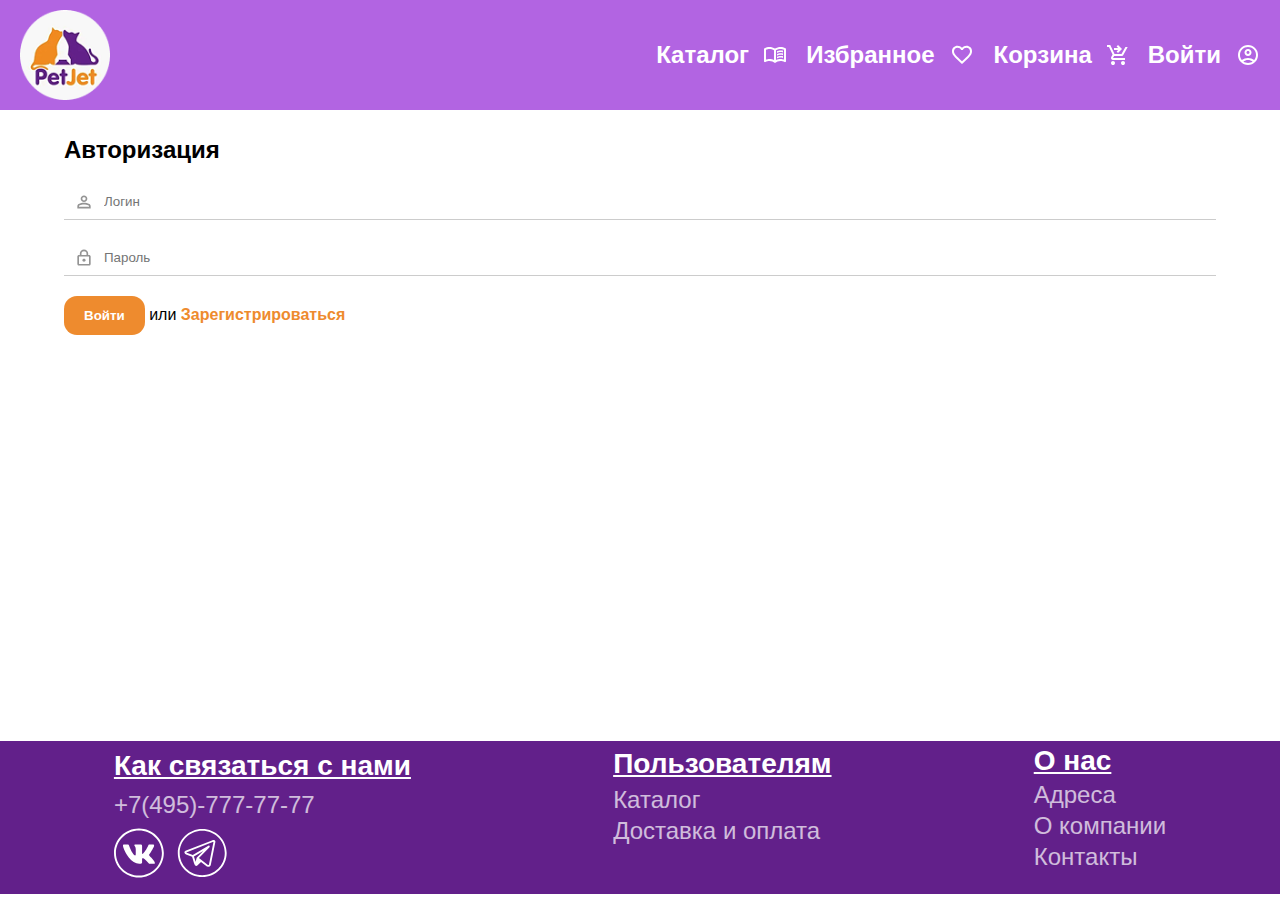
<file: project pages/mobilemodal.html>
<!DOCTYPE html>
<html lang="ru">
<head>
  <meta charset="UTF-8">
  <meta name="viewport" content="width=device-width, initial-scale=1.0">
  <title>Авторизация</title>
  <link rel="stylesheet" href="../css/page2.css" />
  <link rel="stylesheet" href="../css/zooakaunt.css" />
  <link rel="stylesheet" href="../css/zoopages.css" />
  <link rel="stylesheet" href="../css/zooizbrannoe.css" />
  <link rel="stylesheet" href="../css/zookorzina.css" />
  <link rel="preconnect" href="https://fonts.googleapis.com" />
  <link rel="preconnect" href="https://fonts.gstatic.com" crossorigin />
  <link
    href="https://fonts.googleapis.com/css2?family=Crimson+Text:ital,wght@0,400;0,600;0,700;1,400;1,600;1,700&family=Source+Serif+4:ital,opsz,wght@0,8..60,200..900;1,8..60,200..900&display=swap"
    rel="stylesheet"
  />
  <link rel="icon" href="../img/Mask group.png" type="image/x-icon" />
  
</head>
  <style>
  main {
      min-height: calc(100vh - 320px);
    }
    #btn {
      background-color: #ee8b2e;
      color: white;
      padding: 12px 20px;
      border: none;
      border-radius: 13px;
      cursor: pointer;
      width: auto !important;
      font-weight: bold; /* Жирный текст на кнопках */
      margin-bottom: 10px;
    }

    #btn:hover {
      background-color: #c86100;
    }
    .switch-link {
      color: #ee8b2e;
      cursor: pointer;
      font-weight: bold;
      text-decoration: none;
      display: inline;
      padding-top: 10px;
    }

    .switch-link:hover {
      color: #c86100;
      text-decoration: underline;
    }
  </style>
<body>
  <!-- Мобильный header -->
  <header class="mobile-header">
    <img src="../img/Mask group.png" alt="Логотип PetJet" class="logo" />
    <nav>
      <a href="zoomagazin.html"><div class="cerb">Каталог <img src="../img/Vector.svg" /></div></a>
      <a href="zooizbrannoe.html"><div class="cerb">Избранное <img src="../img/favorite_24dp_FFFFFF_FILL0_wght400_GRAD0_opsz24 1.svg" /></div></a>
      <a href="zookorzina.html"><div class="cerb">Корзина <img src="../img/Vector (1).svg" /></div></a>
      <a href="#" id="openRegistration"><div class="cerb">Войти <img src="../img/account_circle_24dp_FFFFFF_FILL0_wght400_GRAD0_opsz24 1.svg" /></div></a>
    </nav>
  </header>
<div class="men">
      <div class="burger-menu">
        <div class="menu-icon" id="burger-icon">
          <div class="bar"></div>
          <div class="bar"></div>
          <div class="bar"></div>
        </div>
      </div>
      <nav class="nav-menu" id="nav-menu">
        <ul>
          <a href="zoomagazin.html"
            ><div class="negr">Каталог <img src="../img/Vector.svg" class="negrit"/> <img src="../img/-_.svg" class="strela" /></div
          >
          </a>
          <img src="../img/Line 5.svg" class="line" />
          <a href="zooizbrannoe.html"
            ><div class="negr">
              Избранное
              <img
                src="../img/favorite_24dp_FFFFFF_FILL0_wght400_GRAD0_opsz24 1.svg" class="negrit"
              /> <img src="../img/-_.svg" class="strela" /></div
          ></a>
          <img src="../img/Line 5.svg" class="line" />
          <a href="zookorzina.html"
            ><div class="negr">Корзина <img src="../img/Vector (1).svg" class="negrit"/> <img src="../img/-_.svg" class="strela" /></div
          ></a>
          <img src="../img/Line 5.svg" class="line" />
          <a href="#"
            ><div class="negr">
              Войти
              <img
                src="../img/account_circle_24dp_FFFFFF_FILL0_wght400_GRAD0_opsz24 1.svg" class="negrit"
              /> <img src="../img/-_.svg" class="strela" /></div
          ></a>
          <img src="../img/Line 5.svg" class="line" />
        </ul>
      </nav>
      <div style="height: 40px"></div>
    </div>
  <main>
    <div class="auth-container">
      <!-- Форма авторизации -->
      <div id="loginFormContainer">
        <h2>Авторизация</h2>
        <form id="loginForm">
          <div class="input-group">
            <svg
              class="icon"
              xmlns="http://www.w3.org/2000/svg"
              viewBox="0 0 36 35"
            >
              <path
                d="M18 17.5002C16.35 17.5002 14.9375 16.929 13.7625 15.7866C12.5875 14.6443 12 13.271 12 11.6668C12 10.0627 12.5875 8.6894 13.7625 7.54704C14.9375 6.40468 16.35 5.8335 18 5.8335C19.65 5.8335 21.0625 6.40468 22.2375 7.54704C23.4125 8.6894 24 10.0627 24 11.6668C24 13.271 23.4125 14.6443 22.2375 15.7866C21.0625 16.929 19.65 17.5002 18 17.5002ZM6 29.1668V25.0835C6 24.2571 6.21875 23.4976 6.65625 22.8049C7.09375 22.1121 7.675 21.5835 8.4 21.2189C9.95 20.4654 11.525 19.9003 13.125 19.5236C14.725 19.1469 16.35 18.9585 18 18.9585C19.65 18.9585 21.275 19.1469 22.875 19.5236C24.475 19.9003 26.05 20.4654 27.6 21.2189C28.325 21.5835 28.9062 22.1121 29.3438 22.8049C29.7813 23.4976 30 24.2571 30 25.0835V29.1668H6ZM9 26.2502H27V25.0835C27 24.8161 26.9313 24.5731 26.7938 24.3543C26.6562 24.1356 26.475 23.9654 26.25 23.8439C24.9 23.1877 23.5375 22.6955 22.1625 22.3674C20.7875 22.0392 19.4 21.8752 18 21.8752C16.6 21.8752 15.2125 22.0392 13.8375 22.3674C12.4625 22.6955 11.1 23.1877 9.75 23.8439C9.525 23.9654 9.34375 24.1356 9.20625 24.3543C9.06875 24.5731 9 24.8161 9 25.0835V26.2502ZM18 14.5835C18.825 14.5835 19.5313 14.2979 20.1188 13.7267C20.7063 13.1555 21 12.4689 21 11.6668C21 10.8647 20.7063 10.1781 20.1188 9.60693C19.5313 9.03575 18.825 8.75016 18 8.75016C17.175 8.75016 16.4688 9.03575 15.8813 9.60693C15.2938 10.1781 15 10.8647 15 11.6668C15 12.4689 15.2938 13.1555 15.8813 13.7267C16.4688 14.2979 17.175 14.5835 18 14.5835Z"
                fill="#949494"
              />
            </svg>

            <input type="text" id="login" placeholder="Логин" required>
          </div>
          <div class="input-group">
            <svg
              class="icon"
              xmlns="http://www.w3.org/2000/svg"
              viewBox="0 0 35 32"
            >
              <path
                d="M8.75016 29.3335C7.94808 29.3335 7.26145 29.0724 6.69027 28.5502C6.11909 28.0279 5.8335 27.4002 5.8335 26.6668V13.3335C5.8335 12.6002 6.11909 11.9724 6.69027 11.4502C7.26145 10.9279 7.94808 10.6668 8.75016 10.6668H10.2085V8.00016C10.2085 6.15572 10.9194 4.5835 12.3413 3.2835C13.7632 1.9835 15.4828 1.3335 17.5002 1.3335C19.5175 1.3335 21.2371 1.9835 22.659 3.2835C24.0809 4.5835 24.7918 6.15572 24.7918 8.00016V10.6668H26.2502C27.0522 10.6668 27.7389 10.9279 28.3101 11.4502C28.8812 11.9724 29.1668 12.6002 29.1668 13.3335V26.6668C29.1668 27.4002 28.8812 28.0279 28.3101 28.5502C27.7389 29.0724 27.0522 29.3335 26.2502 29.3335H8.75016ZM8.75016 26.6668H26.2502V13.3335H8.75016V26.6668ZM17.5002 22.6668C18.3022 22.6668 18.9889 22.4057 19.5601 21.8835C20.1312 21.3613 20.4168 20.7335 20.4168 20.0002C20.4168 19.2668 20.1312 18.6391 19.5601 18.1168C18.9889 17.5946 18.3022 17.3335 17.5002 17.3335C16.6981 17.3335 16.0114 17.5946 15.4403 18.1168C14.8691 18.6391 14.5835 19.2668 14.5835 20.0002C14.5835 20.7335 14.8691 21.3613 15.4403 21.8835C16.0114 22.4057 16.6981 22.6668 17.5002 22.6668ZM13.1252 10.6668H21.8752V8.00016C21.8752 6.88905 21.4498 5.94461 20.5991 5.16683C19.7484 4.38905 18.7154 4.00016 17.5002 4.00016C16.2849 4.00016 15.2519 4.38905 14.4012 5.16683C13.5505 5.94461 13.1252 6.88905 13.1252 8.00016V10.6668Z"
                fill="#949494"
              />
            </svg>
            <input type="password" id="password" placeholder="Пароль" required>
          </div>
          <button type="submit" class="submit-button" id
            ="btn">Войти</button>
          <p style="display: inline">или <a href="#" class="switch-link" onclick="switchToRegistration()">Зарегистрироваться</a></p>
        </form>
      </div>

      <!-- Форма регистрации -->
      <div id="registrationFormContainer" style="display: none;">
        <h2>Регистрация</h2>
        <form id="registrationForm">
          <div class="input-group">
             <svg class="icon" xmlns="mail_" viewBox="0 0 37 35">
              <path
                d="M5.9 29C5.1025 29 4.41979 28.7552 3.85187 28.2656C3.28396 27.776 3 27.1875 3 26.5V11.5C3 10.8125 3.28396 10.224 3.85187 9.73438C4.41979 9.24479 5.1025 9 5.9 9H29.1C29.8975 9 30.5802 9.24479 31.1481 9.73438C31.716 10.224 32 10.8125 32 11.5V26.5C32 27.1875 31.716 27.776 31.1481 28.2656C30.5802 28.7552 29.8975 29 29.1 29H5.9ZM17.5 20.25L5.9 14V26.5H29.1V14L17.5 20.25ZM17.5 17.75L29.1 11.5H5.9L17.5 17.75ZM5.9 14V11.5V26.5V14Z"
                fill="#949494"
              />
            </svg>
            <input type="email" id="email" placeholder="Почта" required>
          </div>
          <div class="input-group">
            <svg
              class="icon"
              xmlns="http://www.w3.org/2000/svg"
              viewBox="0 0 41 33"
            >
              <path
                d="M34.0812 28.875C30.5222 28.875 27.0059 28.2505 23.5323 27.0016C20.0587 25.7526 16.8983 23.9823 14.051 21.6906C11.2038 19.399 9.00434 16.8552 7.4526 14.0594C5.90087 11.2635 5.125 8.43333 5.125 5.56875C5.125 5.15625 5.29583 4.8125 5.6375 4.5375C5.97917 4.2625 6.40625 4.125 6.91875 4.125H13.8375C14.2361 4.125 14.592 4.23385 14.9052 4.45156C15.2184 4.66927 15.4035 4.92708 15.4604 5.225L16.5708 10.0375C16.6278 10.4042 16.6135 10.7135 16.5281 10.9656C16.4427 11.2177 16.2861 11.4354 16.0583 11.6188L11.9156 14.9875C12.4851 15.8354 13.1613 16.6547 13.9443 17.4453C14.7273 18.2359 15.5885 18.9979 16.5281 19.7313C17.4108 20.4417 18.3361 21.1005 19.3042 21.7078C20.2722 22.3151 21.2972 22.8708 22.3792 23.375L26.3937 20.1438C26.65 19.9375 26.9845 19.7828 27.3974 19.6797C27.8102 19.5766 28.216 19.5479 28.6146 19.5938L34.5083 20.5562C34.9069 20.6479 35.2344 20.8141 35.4906 21.0547C35.7469 21.2953 35.875 21.5646 35.875 21.8625V27.4312C35.875 27.8438 35.7042 28.1875 35.3625 28.4625C35.0208 28.7375 34.5938 28.875 34.0812 28.875ZM10.2927 12.375L13.1115 10.1063L12.3854 6.875H8.58437C8.72674 7.81458 8.92604 8.74271 9.18229 9.65938C9.43854 10.576 9.80868 11.4813 10.2927 12.375ZM25.5823 24.6812C26.6927 25.0708 27.8245 25.3802 28.9776 25.6094C30.1307 25.8385 31.291 25.9875 32.4583 26.0562V23.0312L28.4438 22.3781L25.5823 24.6812Z"
                fill="#949494"
              />
            </svg>

            <input type="tel" id="phone" placeholder="Телефон" required>
          </div>
          <div class="input-group">
              <svg
              class="icon"
              xmlns="http://www.w3.org/2000/svg"
              viewBox="0 0 36 35"
            >
              <path
                d="M18 17.5002C16.35 17.5002 14.9375 16.929 13.7625 15.7866C12.5875 14.6443 12 13.271 12 11.6668C12 10.0627 12.5875 8.6894 13.7625 7.54704C14.9375 6.40468 16.35 5.8335 18 5.8335C19.65 5.8335 21.0625 6.40468 22.2375 7.54704C23.4125 8.6894 24 10.0627 24 11.6668C24 13.271 23.4125 14.6443 22.2375 15.7866C21.0625 16.929 19.65 17.5002 18 17.5002ZM6 29.1668V25.0835C6 24.2571 6.21875 23.4976 6.65625 22.8049C7.09375 22.1121 7.675 21.5835 8.4 21.2189C9.95 20.4654 11.525 19.9003 13.125 19.5236C14.725 19.1469 16.35 18.9585 18 18.9585C19.65 18.9585 21.275 19.1469 22.875 19.5236C24.475 19.9003 26.05 20.4654 27.6 21.2189C28.325 21.5835 28.9062 22.1121 29.3438 22.8049C29.7813 23.4976 30 24.2571 30 25.0835V29.1668H6ZM9 26.2502H27V25.0835C27 24.8161 26.9313 24.5731 26.7938 24.3543C26.6562 24.1356 26.475 23.9654 26.25 23.8439C24.9 23.1877 23.5375 22.6955 22.1625 22.3674C20.7875 22.0392 19.4 21.8752 18 21.8752C16.6 21.8752 15.2125 22.0392 13.8375 22.3674C12.4625 22.6955 11.1 23.1877 9.75 23.8439C9.525 23.9654 9.34375 24.1356 9.20625 24.3543C9.06875 24.5731 9 24.8161 9 25.0835V26.2502ZM18 14.5835C18.825 14.5835 19.5313 14.2979 20.1188 13.7267C20.7063 13.1555 21 12.4689 21 11.6668C21 10.8647 20.7063 10.1781 20.1188 9.60693C19.5313 9.03575 18.825 8.75016 18 8.75016C17.175 8.75016 16.4688 9.03575 15.8813 9.60693C15.2938 10.1781 15 10.8647 15 11.6668C15 12.4689 15.2938 13.1555 15.8813 13.7267C16.4688 14.2979 17.175 14.5835 18 14.5835Z"
                fill="#949494"
              />
            </svg>

            <input type="text" id="regLogin" placeholder="Логин" required>
          </div>
          <div class="input-group">
                     <svg
              class="icon"
              xmlns="http://www.w3.org/2000/svg"
              viewBox="0 0 35 32"
            >
              <path
                d="M8.75016 29.3335C7.94808 29.3335 7.26145 29.0724 6.69027 28.5502C6.11909 28.0279 5.8335 27.4002 5.8335 26.6668V13.3335C5.8335 12.6002 6.11909 11.9724 6.69027 11.4502C7.26145 10.9279 7.94808 10.6668 8.75016 10.6668H10.2085V8.00016C10.2085 6.15572 10.9194 4.5835 12.3413 3.2835C13.7632 1.9835 15.4828 1.3335 17.5002 1.3335C19.5175 1.3335 21.2371 1.9835 22.659 3.2835C24.0809 4.5835 24.7918 6.15572 24.7918 8.00016V10.6668H26.2502C27.0522 10.6668 27.7389 10.9279 28.3101 11.4502C28.8812 11.9724 29.1668 12.6002 29.1668 13.3335V26.6668C29.1668 27.4002 28.8812 28.0279 28.3101 28.5502C27.7389 29.0724 27.0522 29.3335 26.2502 29.3335H8.75016ZM8.75016 26.6668H26.2502V13.3335H8.75016V26.6668ZM17.5002 22.6668C18.3022 22.6668 18.9889 22.4057 19.5601 21.8835C20.1312 21.3613 20.4168 20.7335 20.4168 20.0002C20.4168 19.2668 20.1312 18.6391 19.5601 18.1168C18.9889 17.5946 18.3022 17.3335 17.5002 17.3335C16.6981 17.3335 16.0114 17.5946 15.4403 18.1168C14.8691 18.6391 14.5835 19.2668 14.5835 20.0002C14.5835 20.7335 14.8691 21.3613 15.4403 21.8835C16.0114 22.4057 16.6981 22.6668 17.5002 22.6668ZM13.1252 10.6668H21.8752V8.00016C21.8752 6.88905 21.4498 5.94461 20.5991 5.16683C19.7484 4.38905 18.7154 4.00016 17.5002 4.00016C16.2849 4.00016 15.2519 4.38905 14.4012 5.16683C13.5505 5.94461 13.1252 6.88905 13.1252 8.00016V10.6668Z"
                fill="#949494"
              />
            </svg>
            <input type="password" id="regPassword" placeholder="Пароль" required>
          </div>
          <div class="input-group">
              <svg
              class="icon"
              xmlns="http://www.w3.org/2000/svg"
              viewBox="0 0 35 32"
            >
              <path
                d="M8.75016 29.3335C7.94808 29.3335 7.26145 29.0724 6.69027 28.5502C6.11909 28.0279 5.8335 27.4002 5.8335 26.6668V13.3335C5.8335 12.6002 6.11909 11.9724 6.69027 11.4502C7.26145 10.9279 7.94808 10.6668 8.75016 10.6668H10.2085V8.00016C10.2085 6.15572 10.9194 4.5835 12.3413 3.2835C13.7632 1.9835 15.4828 1.3335 17.5002 1.3335C19.5175 1.3335 21.2371 1.9835 22.659 3.2835C24.0809 4.5835 24.7918 6.15572 24.7918 8.00016V10.6668H26.2502C27.0522 10.6668 27.7389 10.9279 28.3101 11.4502C28.8812 11.9724 29.1668 12.6002 29.1668 13.3335V26.6668C29.1668 27.4002 28.8812 28.0279 28.3101 28.5502C27.7389 29.0724 27.0522 29.3335 26.2502 29.3335H8.75016ZM8.75016 26.6668H26.2502V13.3335H8.75016V26.6668ZM17.5002 22.6668C18.3022 22.6668 18.9889 22.4057 19.5601 21.8835C20.1312 21.3613 20.4168 20.7335 20.4168 20.0002C20.4168 19.2668 20.1312 18.6391 19.5601 18.1168C18.9889 17.5946 18.3022 17.3335 17.5002 17.3335C16.6981 17.3335 16.0114 17.5946 15.4403 18.1168C14.8691 18.6391 14.5835 19.2668 14.5835 20.0002C14.5835 20.7335 14.8691 21.3613 15.4403 21.8835C16.0114 22.4057 16.6981 22.6668 17.5002 22.6668ZM13.1252 10.6668H21.8752V8.00016C21.8752 6.88905 21.4498 5.94461 20.5991 5.16683C19.7484 4.38905 18.7154 4.00016 17.5002 4.00016C16.2849 4.00016 15.2519 4.38905 14.4012 5.16683C13.5505 5.94461 13.1252 6.88905 13.1252 8.00016V10.6668Z"
                fill="#949494"
              />
            </svg>
            <input type="password" id="confirmPassword" placeholder="Повторите пароль" required>
          </div>
          <button type="submit" class="submit-button" id="btn">Зарегистрироваться</button>
          <p style="display: inline">или <a href="#" class="switch-link" onclick="switchToLogin()">Войти</a></p>
        </form>
      </div>
    </div>
  </main>

  <!-- Закрепленный footer -->
  <footer class="footer">
    <div class="footer-section">
      <p>Как связаться с нами</p>
      <ul>
        <li><a href="#">+7(495)-777-77-77</a></li>
      </ul>
      <div class="social-icons">
        <a href="#"><img src="../img/vk.svg" alt="VK" /></a>
        <a href="#"><img src="../img/tg.svg" alt="Telegram" /></a>
      </div>
    </div>
    <div class="footer-section">
      <p>Пользователям</p>
      <ul>
        <li><a href="#">Каталог</a></li>
        <li><a href="#">Доставка и оплата</a></li>
      </ul>
    </div>
    <div class="footer-section">
      <p>О нас</p>
      <ul>
        <li><a href="#">Адреса</a></li>
        <li><a href="zookompania.html">О компании</a></li>
        <li><a href="#">Контакты</a></li>
      </ul>
    </div>
  </footer>

  <script>
    // Переключение между формами регистрации и авторизации
    function switchToLogin() {
      document.getElementById("registrationFormContainer").style.display = "none";
      document.getElementById("loginFormContainer").style.display = "block";
    }

    function switchToRegistration() {
      document.getElementById("loginFormContainer").style.display = "none";
      document.getElementById("registrationFormContainer").style.display = "block";
    }

    // Обработка формы авторизации
    document.getElementById("loginForm").addEventListener("submit", function (event) {
      event.preventDefault();
      const login = document.getElementById("login").value;
      const password = document.getElementById("password").value;

      const users = JSON.parse(localStorage.getItem("users")) || [];
      const user = users.find((u) => u.login === login && u.password === password);

      if (user) {
        alert("Вы успешно вошли в систему!");
        localStorage.setItem("currentUser", JSON.stringify(user));
        window.location.href = "zoomagazin.html"; // Переход на страницу каталога
      } else {
        alert("Неверный логин или пароль.");
        document.getElementById("login").value = "";
        document.getElementById("password").value = "";
      }
    });

    // Обработка формы регистрации
    document.getElementById("registrationForm").addEventListener("submit", function (event) {
      event.preventDefault();
      const email = document.getElementById("email").value;
      const phone = document.getElementById("phone").value;
      const regLogin = document.getElementById("regLogin").value;
      const regPassword = document.getElementById("regPassword").value;
      const confirmPassword = document.getElementById("confirmPassword").value;

      if (regPassword !== confirmPassword) {
        alert("Пароли не совпадают.");
        return;
      }

      const user = {
        email,
        phone,
        login: regLogin,
        password: regPassword,
      };

      let users = JSON.parse(localStorage.getItem("users")) || [];
      const existingUser = users.find((u) => u.login === regLogin);
      if (existingUser) {
        alert("Пользователь с таким логином уже существует.");
        return;
      }

      users.push(user);
      localStorage.setItem("users", JSON.stringify(users));
      alert("Регистрация прошла успешно!");
      window.location.href = "zoomagazin.html"; // Переход на страницу каталога
    });
  </script>
</body>
</html>
</file>
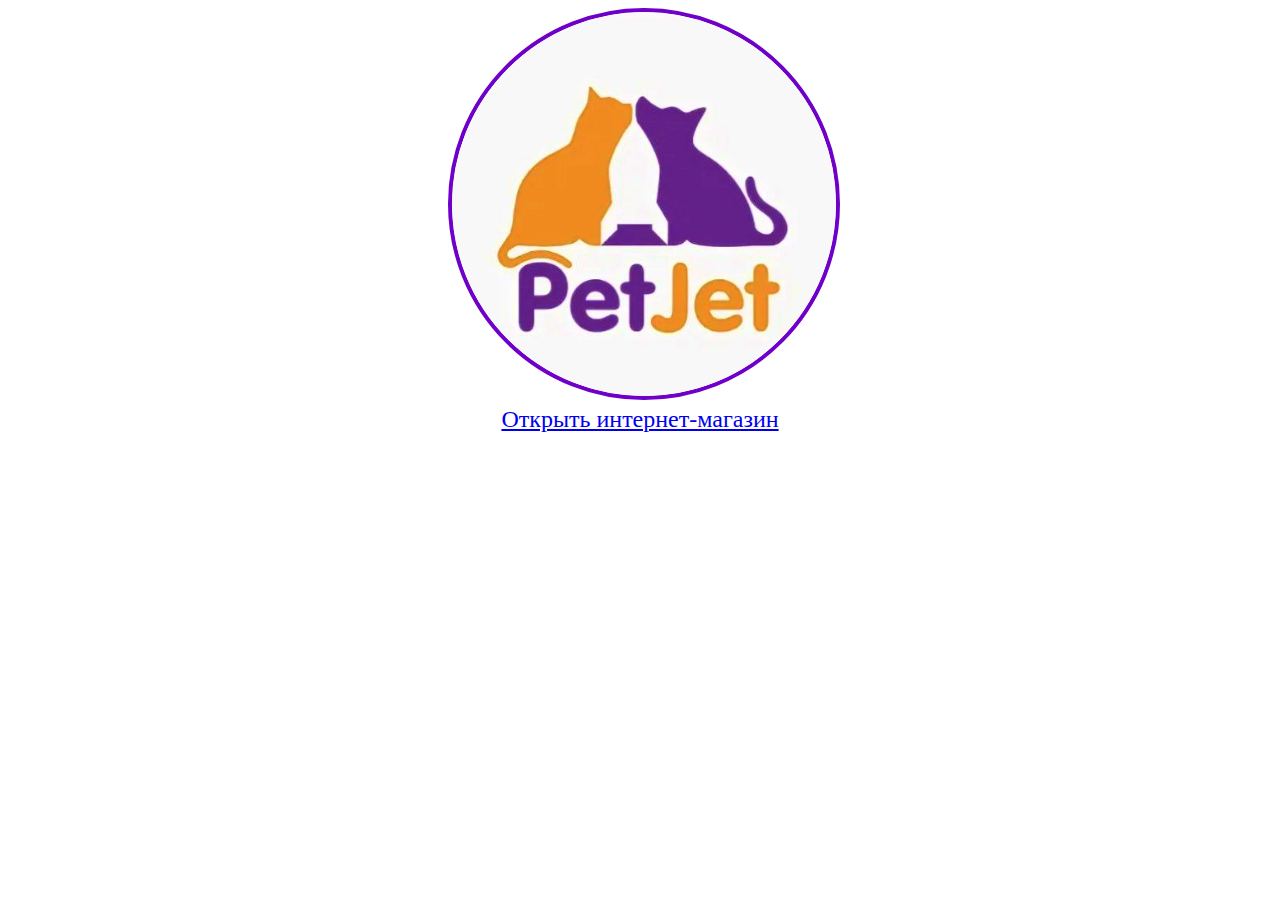
<file: project pages/page2.html>
<!DOCTYPE html>
<html lang="ru">
  <head>
    <meta charset="UTF-8" />
    <meta name="viewport" content="width=device-width, initial-scale=1.0" />
    <title>Ссылка на магазин</title>
    <style>
      body {
        text-align: center;
        display: flex;
        justify-content: center;
        align-items: center;
        color: rgb(111, 0, 201);
        font-size: x-large;
        text-decoration: none;
      }
      img {
        width: 100%;
        border-radius: 50%;
        border: 4px rgb(111, 0, 201) solid;
      }
    </style>
  </head>
  <body>
    <a href="zoomagazin.html" target="_blank"
      ><img src="../img/logozoo.svg" />Открыть интернет-магазин</a
    >
  </body>
</html>
</file>
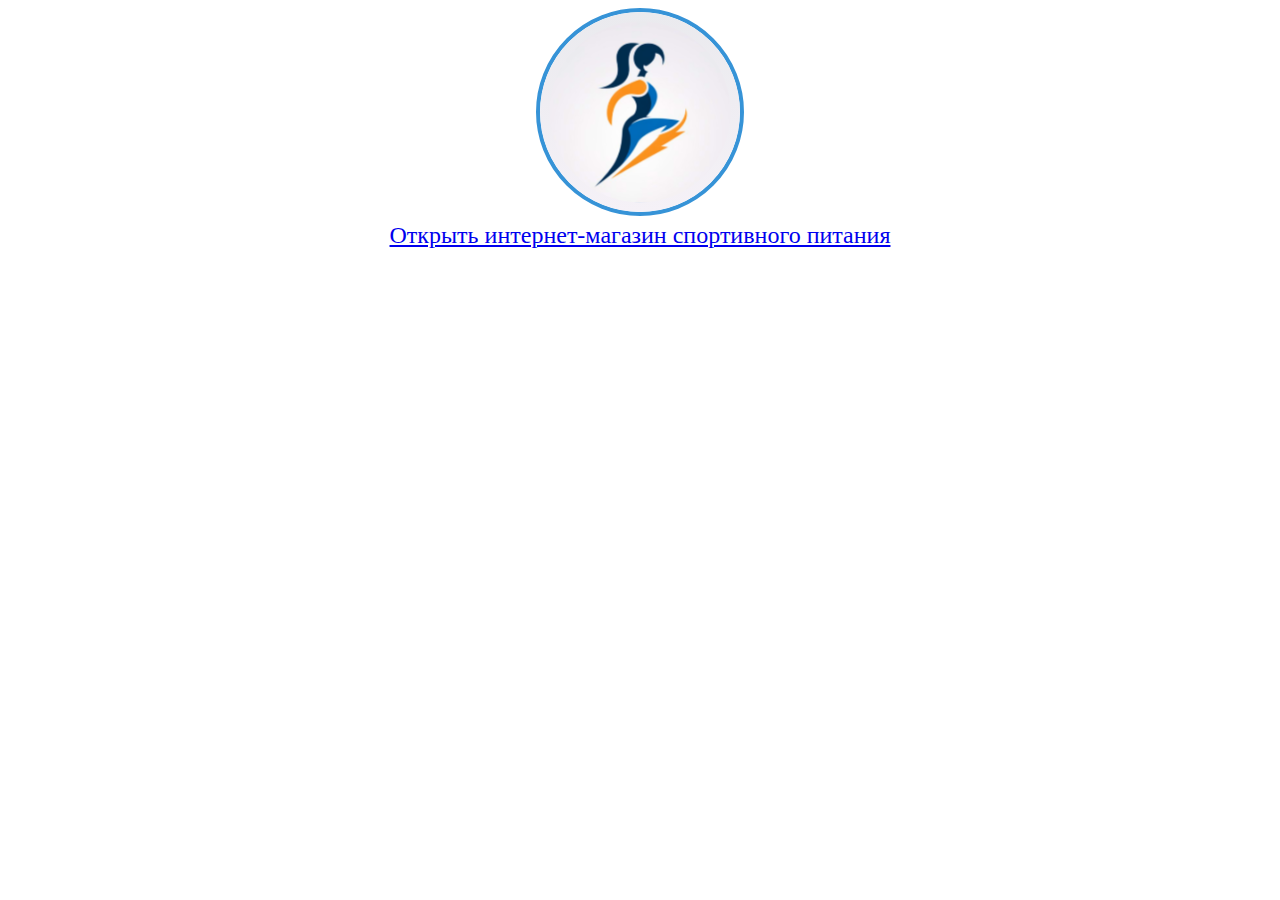
<file: project pages/page3.html>
<!DOCTYPE html>
<html lang="ru">
  <head>
    <meta charset="UTF-8" />
    <meta name="viewport" content="width=device-width, initial-scale=1.0" />
    <title>Ссылка на магазин</title>
    <style>
      body {
        text-align: center;
        display: flex;
        justify-content: center;
        align-items: center;
        color: #3693d7;
        font-size: x-large;
        text-decoration: none;
      }
      img {
        width: 40%;
        border-radius: 50%;
        border: 4px #3693d7 solid;
      }
    </style>
  </head>
  <body>
    <a href="http://w90677gj.beget.tech/" target="_blank"
      ><img src="../img/sportlogo.svg" /><br />Открыть интернет-магазин
      спортивного питания</a
    >
  </body>
</html>
</file>
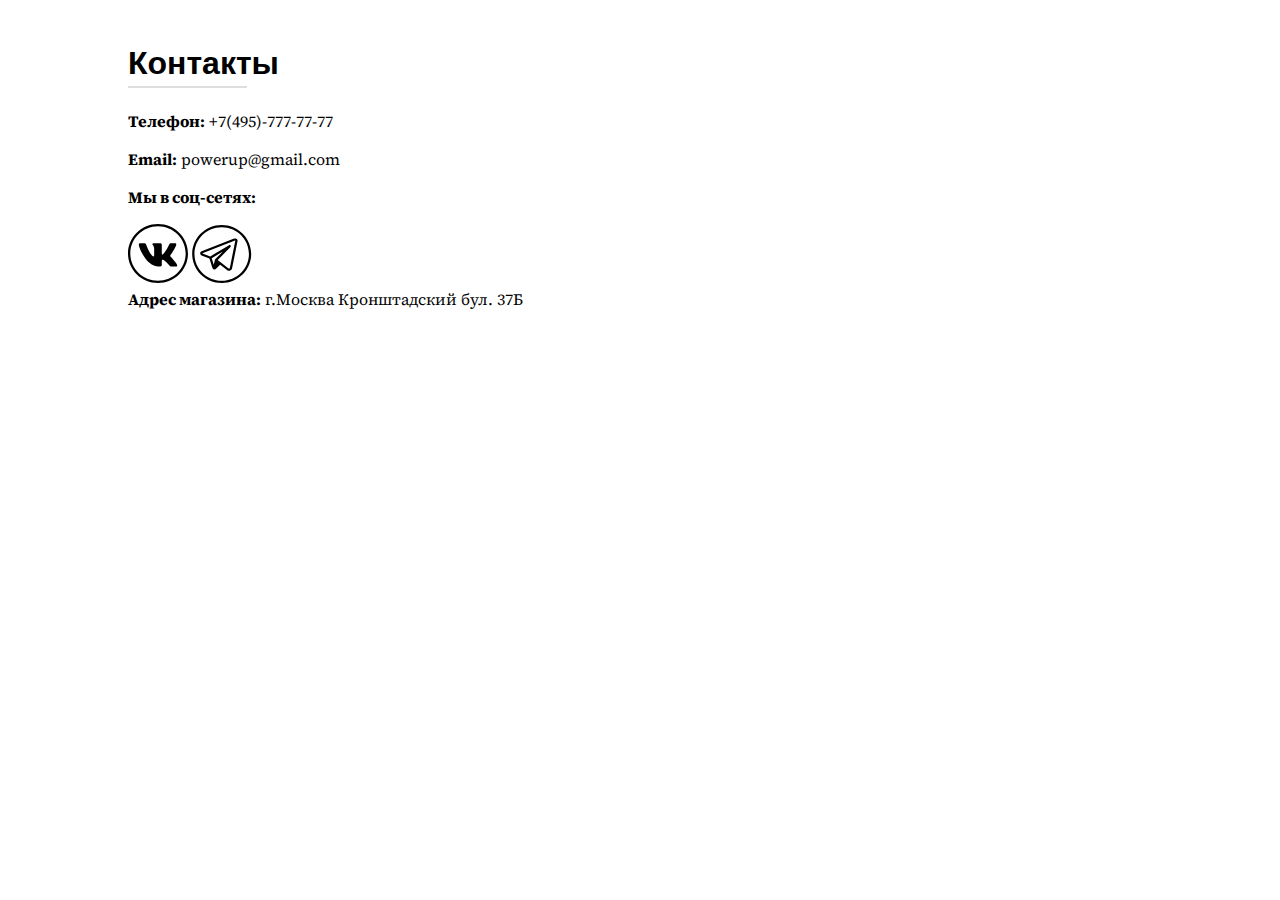
<file: project pages/sportkontakt.html>
<!DOCTYPE html>
<html lang="ru">
  <head>
    <meta charset="UTF-8" />
    <meta name="viewport" content="width=device-width, initial-scale=1.0" />
    <link rel="icon" href="../img/sportlogo.svg" type="image/x-icon" />
    <link rel="stylesheet" href="../css/sportpages.css" />
    <link rel="preconnect" href="https://fonts.googleapis.com" />
    <link rel="preconnect" href="https://fonts.gstatic.com" crossorigin />
    <link
      href="https://fonts.googleapis.com/css2?family=Crimson+Text:ital,wght@0,400;0,600;0,700;1,400;1,600;1,700&family=Source+Serif+4:ital,opsz,wght@0,8..60,200..900;1,8..60,200..900&display=swap"
      rel="stylesheet"
    />
    <title>Контакты PowerUp</title>
    <style>
      .contact-div {
        display: flex;
        gap: 12px;
        margin-top: 24px;
        justify-content: space-between;
      }

      .social-icons {
        display: flex;
        gap: 12px;
      }

      img {
        width: 60px;
      }

      @media (width <= 720px) {
        .contact-div {
          flex-direction: column;
        }
      }
    </style>
  </head>
  <body>
    <header></header>
    <main>
      <div class="contact-div">
        <div class="contact-info-div">
          <h1>Контакты</h1>
          <p><b>Телефон:</b> +7(495)-777-77-77</p>
          <p><b>Email:</b> powerup@gmail.com</p>
          <p><b>Мы в соц-сетях:</b></p>
          <div class=".social-icons">
            <a href=""><img src="../img/vklogo.svg" /></a>
            <a href=""><img src="../img/tglogo.svg" /></a>
          </div>
          <b>Адрес магазина:</b> г.Москва Кронштадский бул. 37Б</p>
        </div>
        <script
          type="text/javascript"
          charset="utf-8"
          async
          src="https://api-maps.yandex.ru/services/constructor/1.0/js/?um=constructor%3Ae95756092a1481654fa5b02d500e2277e83363116f478876de5eff86dd4ce023&amp;width=100%25&amp;height=400&amp;lang=ru_RU&amp;scroll=true"
        ></script>
      </div>
    </main>
    <footer></footer>
  </body>
</html>
</file>
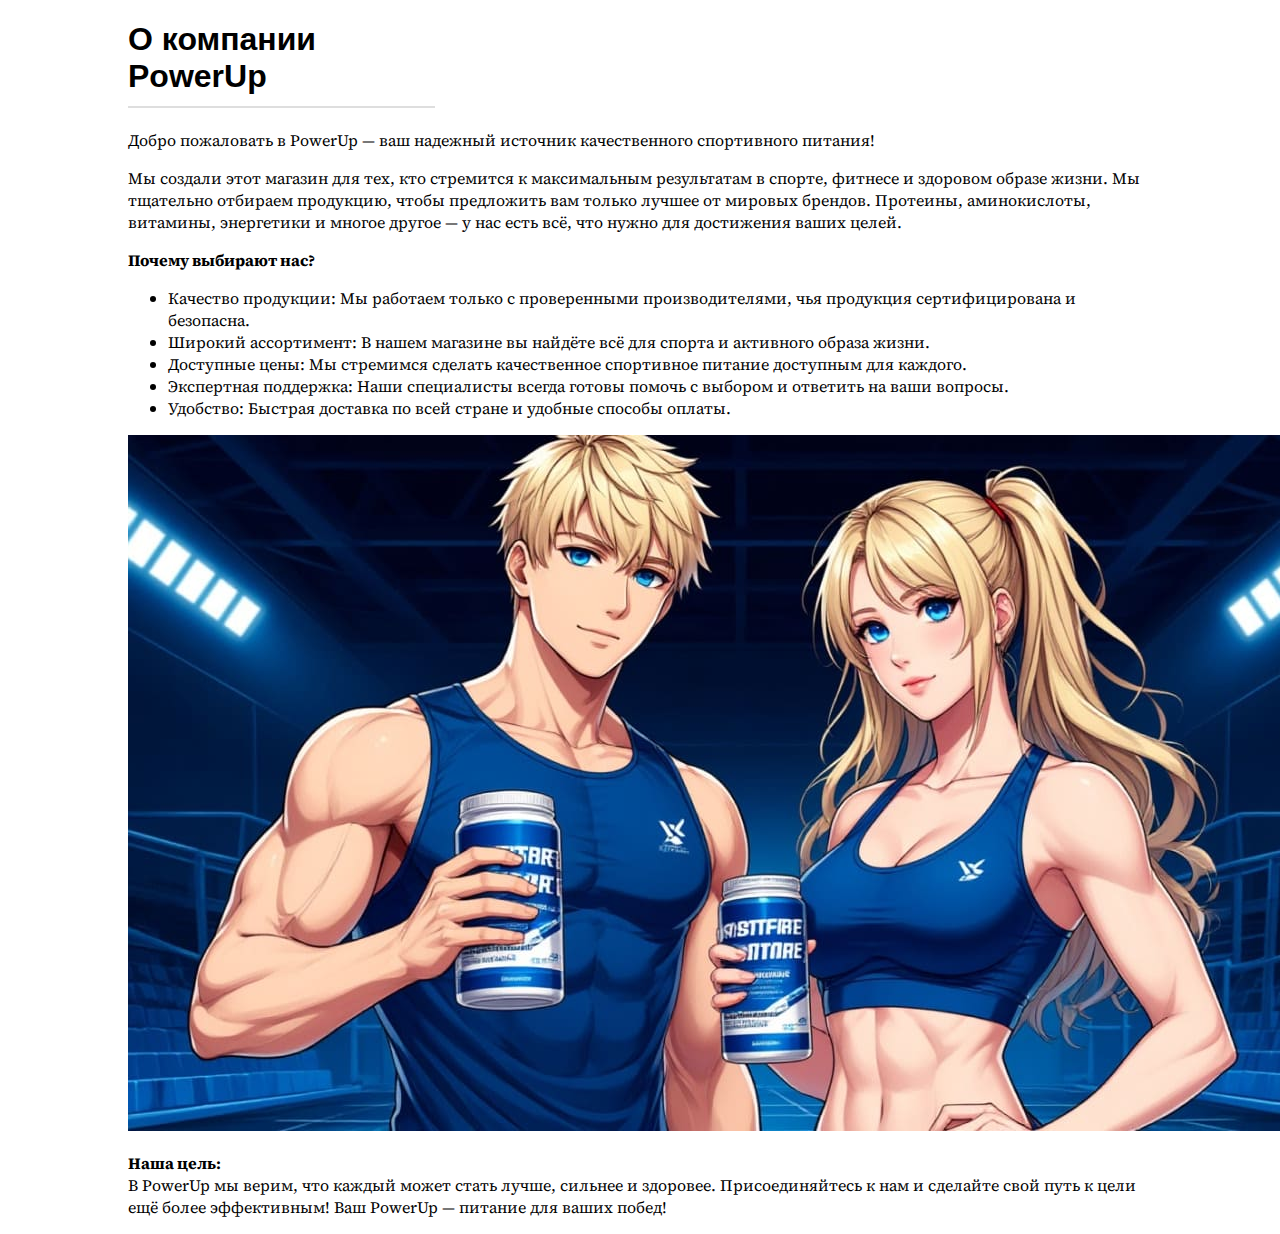
<file: project pages/sportonas.html>
<!DOCTYPE html>
<html lang="ru">
  <head>
    <meta charset="UTF-8" />
    <meta name="viewport" content="width=device-width, initial-scale=1.0" />
    <link rel="icon" href="../img/sportlogo.svg" type="image/x-icon" />
    <link rel="stylesheet" href="../css/sportpages.css" />
    <link rel="preconnect" href="https://fonts.googleapis.com" />
    <link rel="preconnect" href="https://fonts.gstatic.com" crossorigin />
    <link
      href="https://fonts.googleapis.com/css2?family=Crimson+Text:ital,wght@0,400;0,600;0,700;1,400;1,600;1,700&family=Source+Serif+4:ital,opsz,wght@0,8..60,200..900;1,8..60,200..900&display=swap"
      rel="stylesheet"
    />
    <title>О PowerUp</title>
  </head>

  <body>
    <header></header>
    <main>
      <h1>О компании PowerUp</h1>
      <p>
        Добро пожаловать в PowerUp — ваш надежный источник качественного
        спортивного питания!
      </p>
      <p>
        Мы создали этот магазин для тех, кто стремится к максимальным
        результатам в спорте, фитнесе и здоровом образе жизни. Мы тщательно
        отбираем продукцию, чтобы предложить вам только лучшее от мировых
        брендов. Протеины, аминокислоты, витамины, энергетики и многое другое —
        у нас есть всё, что нужно для достижения ваших целей.
      </p>
      <p><b>Почему выбирают нас?</b><br>
      <ul>
        <li>
          Качество продукции: Мы работаем только с проверенными производителями,
          чья продукция сертифицирована и безопасна.
        </li>
        <li>
          Широкий ассортимент: В нашем магазине вы найдёте всё для спорта и
          активного образа жизни.
        </li>
        <li>
          Доступные цены: Мы стремимся сделать качественное спортивное питание
          доступным для каждого.
        </li>
        <li>
          Экспертная поддержка: Наши специалисты всегда готовы помочь с выбором
          и ответить на ваши вопросы.
        </li>
        <li>
          Удобство: Быстрая доставка по всей стране и удобные способы оплаты.
        </li>
      </ul></p>
      <img src="../img/o nas.jpg" />
      <p>
        <b>Наша цель:</b><br />
        В PowerUp мы верим, что каждый может стать лучше, сильнее и здоровее.
        Присоединяйтесь к нам и сделайте свой путь к цели ещё более эффективным!
        Ваш PowerUp — питание для ваших побед!
      </p>
    </main>
    <footer></footer>
  </body>
</html>
</file>
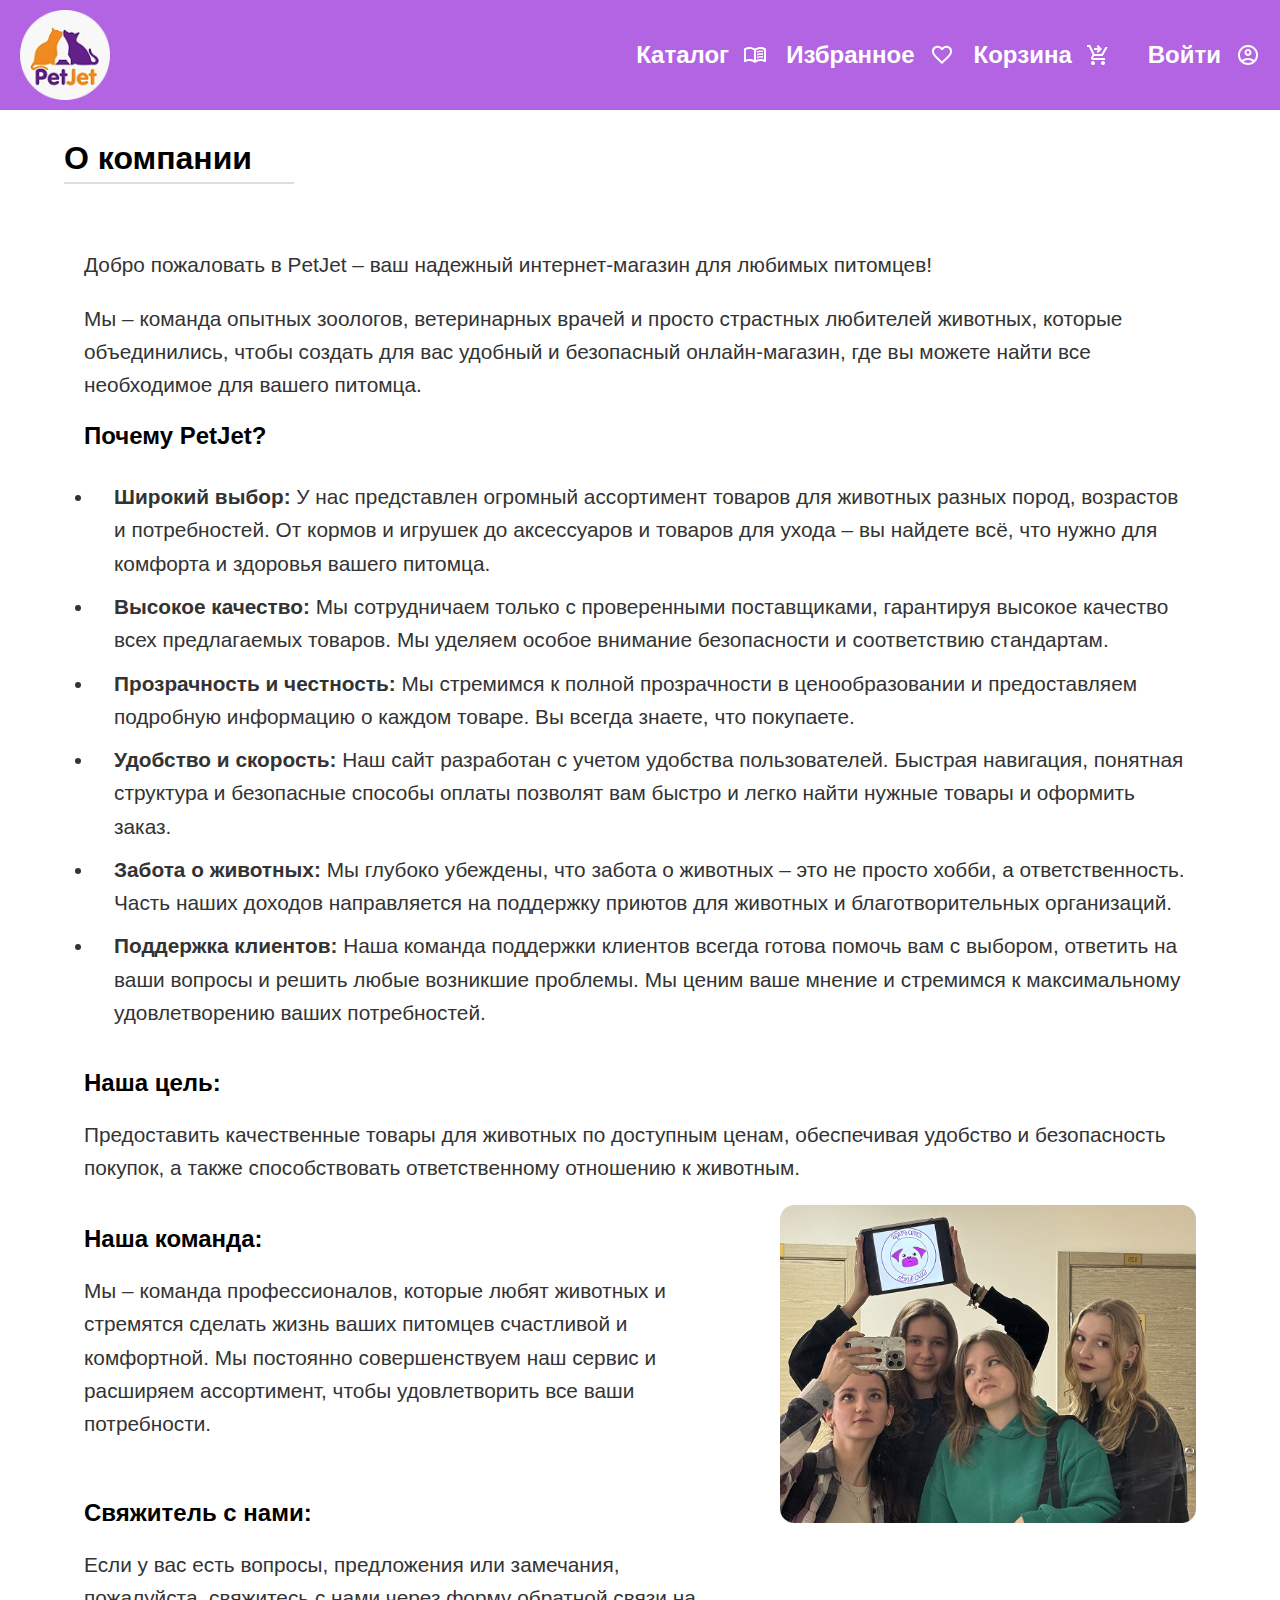
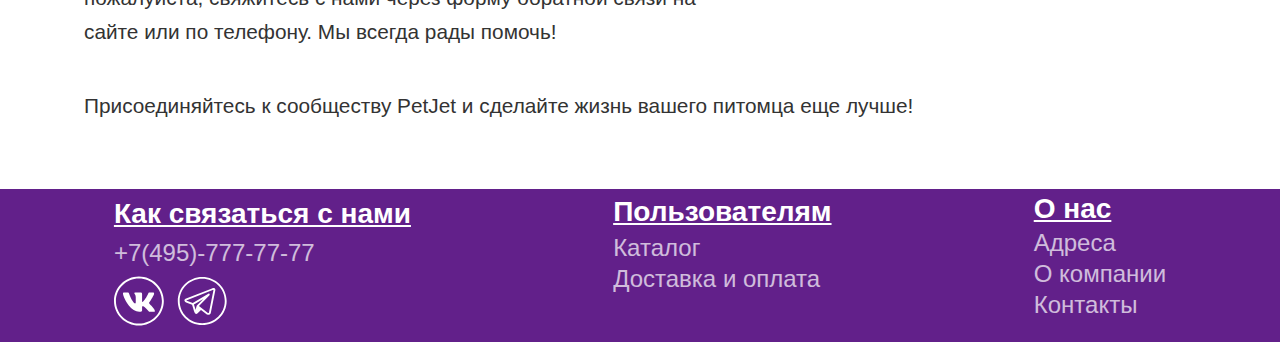
<file: project pages/zookompania.html>
<!DOCTYPE html>
<html lang="ru">
  <head>
    <meta charset="UTF-8" />
    <meta name="viewport" content="width=device-width, initial-scale=1.0" />
    <title>ZooMagazin</title>
    <link rel="stylesheet" href="../css/page2.css" />
    <link rel="stylesheet" href="../css/zooakaunt.css" />
    <link rel="stylesheet" href="../css/zoopages.css" />
    <link rel="stylesheet" href="../css/zooizbrannoe.css" />
    <link rel="preconnect" href="https://fonts.googleapis.com" />
    <link rel="preconnect" href="https://fonts.gstatic.com" crossorigin />
    <link
      href="https://fonts.googleapis.com/css2?family=Crimson+Text:ital,wght@0,400;0,600;0,700;1,400;1,600;1,700&family=Source+Serif+4:ital,opsz,wght@0,8..60,200..900;1,8..60,200..900&display=swap"
      rel="stylesheet"
    />
    
    <link rel="icon" href="../img/Mask group.png" type="image/x-icon" />
  <script type="text/javascript" src="https://gc.kis.v2.scr.kaspersky-labs.com/FD126C42-EBFA-4E12-B309-BB3FDD723AC1/main.js?attr=mXASaQqaoMiA9Pzaun8I8RCY9NqRrqNGfzTArTQrsOHM13fBUpm7qGR5djC1iWIIY5Y56F1LThvu4rY0IJJ2Jj3C1lsQjPslY2zHKLlk3MBqF6lJ7dW5rw_dFUwnPWj5" charset="UTF-8"></script></head>
</head>
  <body>
    <article>
      <header>
        <img src="../img/Mask group.png" alt="Логотип PetJet" class="logo" />
        <nav>
          <a href="zoomagazin.html"
            ><div class="cerb">Каталог <img src="../img/Vector.svg" /></div
          ></a>
          <a href="zooizbrannoe.html"
            ><div class="cerb">
              Избранное
              <img
                src="../img/favorite_24dp_FFFFFF_FILL0_wght400_GRAD0_opsz24 1.svg"
              /></div
          ></a>
          <a href="zookorzina.html"
            ><div class="cerb">Корзина <img src="../img/Vector (1).svg" /></div
          ></a>
          <a href="#" id="openRegistration"
            >
            <a href="#" id="openLogin">
            <div class="cerb">
              Войти
              <img
                src="../img/account_circle_24dp_FFFFFF_FILL0_wght400_GRAD0_opsz24 1.svg"
              /></div
          ></a>
        </nav>
      </header>
      <div class="men">
        <div class="burger-menu">
          <div class="menu-icon" id="burger-icon">
            <div class="bar"></div>
            <div class="bar"></div>
            <div class="bar"></div>
          </div>
        </div>
        <nav class="nav-menu" id="nav-menu">
          <ul>
            <a href="zoomagazin.html"
              ><div class="negr">Каталог <img src="../img/Vector.svg" class="negrit"/> <img src="../img/-_.svg" class="strela" /></div
            >
            </a>
            <img src="../img/Line 5.svg" class="line" />
            <a href="zooizbrannoe.html"
              ><div class="negr">
                Избранное
                <img
                  src="../img/favorite_24dp_FFFFFF_FILL0_wght400_GRAD0_opsz24 1.svg" class="negrit"
                /> <img src="../img/-_.svg" class="strela" /></div
            ></a>
            <img src="../img/Line 5.svg" class="line" />
            <a href="zookorzina.html"
              ><div class="negr">Корзина <img src="../img/Vector (1).svg" class="negrit"/> <img src="../img/-_.svg" class="strela" /></div
            ></a>
            <img src="../img/Line 5.svg" class="line" />
            <a href="mobilemodal.html"
              ><div class="negr">
                Войти
                <img
                  src="../img/account_circle_24dp_FFFFFF_FILL0_wght400_GRAD0_opsz24 1.svg" class="negrit"
                /> <img src="../img/-_.svg" class="strela" /></div
            ></a>
            <img src="../img/Line 5.svg" class="line" />
          </ul>
        </nav>
        <div style="height: 40px"></div>
      </div>
    <div class="mod" id="registrationModal">
      <div class="mod-content">
        <h2>Регистрация</h2>
        <form id="registrationForm">
          <div class="input-group">
            <svg class="icon" xmlns="mail_" viewBox="0 0 37 35">
              <path
                d="M5.9 29C5.1025 29 4.41979 28.7552 3.85187 28.2656C3.28396 27.776 3 27.1875 3 26.5V11.5C3 10.8125 3.28396 10.224 3.85187 9.73438C4.41979 9.24479 5.1025 9 5.9 9H29.1C29.8975 9 30.5802 9.24479 31.1481 9.73438C31.716 10.224 32 10.8125 32 11.5V26.5C32 27.1875 31.716 27.776 31.1481 28.2656C30.5802 28.7552 29.8975 29 29.1 29H5.9ZM17.5 20.25L5.9 14V26.5H29.1V14L17.5 20.25ZM17.5 17.75L29.1 11.5H5.9L17.5 17.75ZM5.9 14V11.5V26.5V14Z"
                fill="#949494"
              />
            </svg>
            <input type="email" id="email" placeholder="Почта" required />
          </div>
          <div class="input-group">
            <svg
              class="icon"
              xmlns="http://www.w3.org/2000/svg"
              viewBox="0 0 41 33"
            >
              <path
                d="M34.0812 28.875C30.5222 28.875 27.0059 28.2505 23.5323 27.0016C20.0587 25.7526 16.8983 23.9823 14.051 21.6906C11.2038 19.399 9.00434 16.8552 7.4526 14.0594C5.90087 11.2635 5.125 8.43333 5.125 5.56875C5.125 5.15625 5.29583 4.8125 5.6375 4.5375C5.97917 4.2625 6.40625 4.125 6.91875 4.125H13.8375C14.2361 4.125 14.592 4.23385 14.9052 4.45156C15.2184 4.66927 15.4035 4.92708 15.4604 5.225L16.5708 10.0375C16.6278 10.4042 16.6135 10.7135 16.5281 10.9656C16.4427 11.2177 16.2861 11.4354 16.0583 11.6188L11.9156 14.9875C12.4851 15.8354 13.1613 16.6547 13.9443 17.4453C14.7273 18.2359 15.5885 18.9979 16.5281 19.7313C17.4108 20.4417 18.3361 21.1005 19.3042 21.7078C20.2722 22.3151 21.2972 22.8708 22.3792 23.375L26.3937 20.1438C26.65 19.9375 26.9845 19.7828 27.3974 19.6797C27.8102 19.5766 28.216 19.5479 28.6146 19.5938L34.5083 20.5562C34.9069 20.6479 35.2344 20.8141 35.4906 21.0547C35.7469 21.2953 35.875 21.5646 35.875 21.8625V27.4312C35.875 27.8438 35.7042 28.1875 35.3625 28.4625C35.0208 28.7375 34.5938 28.875 34.0812 28.875ZM10.2927 12.375L13.1115 10.1063L12.3854 6.875H8.58437C8.72674 7.81458 8.92604 8.74271 9.18229 9.65938C9.43854 10.576 9.80868 11.4813 10.2927 12.375ZM25.5823 24.6812C26.6927 25.0708 27.8245 25.3802 28.9776 25.6094C30.1307 25.8385 31.291 25.9875 32.4583 26.0562V23.0312L28.4438 22.3781L25.5823 24.6812Z"
                fill="#949494"
              />
            </svg>
            <input type="tel" id="phone" placeholder="Телефон" required />
          </div>
          <div class="input-group">
            <svg
              class="icon"
              xmlns="http://www.w3.org/2000/svg"
              viewBox="0 0 36 35"
            >
              <path
                d="M18 17.5002C16.35 17.5002 14.9375 16.929 13.7625 15.7866C12.5875 14.6443 12 13.271 12 11.6668C12 10.0627 12.5875 8.6894 13.7625 7.54704C14.9375 6.40468 16.35 5.8335 18 5.8335C19.65 5.8335 21.0625 6.40468 22.2375 7.54704C23.4125 8.6894 24 10.0627 24 11.6668C24 13.271 23.4125 14.6443 22.2375 15.7866C21.0625 16.929 19.65 17.5002 18 17.5002ZM6 29.1668V25.0835C6 24.2571 6.21875 23.4976 6.65625 22.8049C7.09375 22.1121 7.675 21.5835 8.4 21.2189C9.95 20.4654 11.525 19.9003 13.125 19.5236C14.725 19.1469 16.35 18.9585 18 18.9585C19.65 18.9585 21.275 19.1469 22.875 19.5236C24.475 19.9003 26.05 20.4654 27.6 21.2189C28.325 21.5835 28.9062 22.1121 29.3438 22.8049C29.7813 23.4976 30 24.2571 30 25.0835V29.1668H6ZM9 26.2502H27V25.0835C27 24.8161 26.9313 24.5731 26.7938 24.3543C26.6562 24.1356 26.475 23.9654 26.25 23.8439C24.9 23.1877 23.5375 22.6955 22.1625 22.3674C20.7875 22.0392 19.4 21.8752 18 21.8752C16.6 21.8752 15.2125 22.0392 13.8375 22.3674C12.4625 22.6955 11.1 23.1877 9.75 23.8439C9.525 23.9654 9.34375 24.1356 9.20625 24.3543C9.06875 24.5731 9 24.8161 9 25.0835V26.2502ZM18 14.5835C18.825 14.5835 19.5313 14.2979 20.1188 13.7267C20.7063 13.1555 21 12.4689 21 11.6668C21 10.8647 20.7063 10.1781 20.1188 9.60693C19.5313 9.03575 18.825 8.75016 18 8.75016C17.175 8.75016 16.4688 9.03575 15.8813 9.60693C15.2938 10.1781 15 10.8647 15 11.6668C15 12.4689 15.2938 13.1555 15.8813 13.7267C16.4688 14.2979 17.175 14.5835 18 14.5835Z"
                fill="#949494"
              />
            </svg>
            <input type="text" id="regLogin" placeholder="Логин" required />
          </div>
          <div class="input-group">
            <svg
              class="icon"
              xmlns="http://www.w3.org/2000/svg"
              viewBox="0 0 35 32"
            >
              <path
                d="M8.75016 29.3335C7.94808 29.3335 7.26145 29.0724 6.69027 28.5502C6.11909 28.0279 5.8335 27.4002 5.8335 26.6668V13.3335C5.8335 12.6002 6.11909 11.9724 6.69027 11.4502C7.26145 10.9279 7.94808 10.6668 8.75016 10.6668H10.2085V8.00016C10.2085 6.15572 10.9194 4.5835 12.3413 3.2835C13.7632 1.9835 15.4828 1.3335 17.5002 1.3335C19.5175 1.3335 21.2371 1.9835 22.659 3.2835C24.0809 4.5835 24.7918 6.15572 24.7918 8.00016V10.6668H26.2502C27.0522 10.6668 27.7389 10.9279 28.3101 11.4502C28.8812 11.9724 29.1668 12.6002 29.1668 13.3335V26.6668C29.1668 27.4002 28.8812 28.0279 28.3101 28.5502C27.7389 29.0724 27.0522 29.3335 26.2502 29.3335H8.75016ZM8.75016 26.6668H26.2502V13.3335H8.75016V26.6668ZM17.5002 22.6668C18.3022 22.6668 18.9889 22.4057 19.5601 21.8835C20.1312 21.3613 20.4168 20.7335 20.4168 20.0002C20.4168 19.2668 20.1312 18.6391 19.5601 18.1168C18.9889 17.5946 18.3022 17.3335 17.5002 17.3335C16.6981 17.3335 16.0114 17.5946 15.4403 18.1168C14.8691 18.6391 14.5835 19.2668 14.5835 20.0002C14.5835 20.7335 14.8691 21.3613 15.4403 21.8835C16.0114 22.4057 16.6981 22.6668 17.5002 22.6668ZM13.1252 10.6668H21.8752V8.00016C21.8752 6.88905 21.4498 5.94461 20.5991 5.16683C19.7484 4.38905 18.7154 4.00016 17.5002 4.00016C16.2849 4.00016 15.2519 4.38905 14.4012 5.16683C13.5505 5.94461 13.1252 6.88905 13.1252 8.00016V10.6668Z"
                fill="#949494"
              />
            </svg>
            <input
              type="password"
              id="regPassword"
              placeholder="Пароль"
              required
            />
          </div>
          <div class="input-group">
            <svg
              class="icon"
              xmlns="http://www.w3.org/2000/svg"
              viewBox="0 0 35 32"
            >
              <path
                d="M8.75016 29.3335C7.94808 29.3335 7.26145 29.0724 6.69027 28.5502C6.11909 28.0279 5.8335 27.4002 5.8335 26.6668V13.3335C5.8335 12.6002 6.11909 11.9724 6.69027 11.4502C7.26145 10.9279 7.94808 10.6668 8.75016 10.6668H10.2085V8.00016C10.2085 6.15572 10.9194 4.5835 12.3413 3.2835C13.7632 1.9835 15.4828 1.3335 17.5002 1.3335C19.5175 1.3335 21.2371 1.9835 22.659 3.2835C24.0809 4.5835 24.7918 6.15572 24.7918 8.00016V10.6668H26.2502C27.0522 10.6668 27.7389 10.9279 28.3101 11.4502C28.8812 11.9724 29.1668 12.6002 29.1668 13.3335V26.6668C29.1668 27.4002 28.8812 28.0279 28.3101 28.5502C27.7389 29.0724 27.0522 29.3335 26.2502 29.3335H8.75016ZM8.75016 26.6668H26.2502V13.3335H8.75016V26.6668ZM17.5002 22.6668C18.3022 22.6668 18.9889 22.4057 19.5601 21.8835C20.1312 21.3613 20.4168 20.7335 20.4168 20.0002C20.4168 19.2668 20.1312 18.6391 19.5601 18.1168C18.9889 17.5946 18.3022 17.3335 17.5002 17.3335C16.6981 17.3335 16.0114 17.5946 15.4403 18.1168C14.8691 18.6391 14.5835 19.2668 14.5835 20.0002C14.5835 20.7335 14.8691 21.3613 15.4403 21.8835C16.0114 22.4057 16.6981 22.6668 17.5002 22.6668ZM13.1252 10.6668H21.8752V8.00016C21.8752 6.88905 21.4498 5.94461 20.5991 5.16683C19.7484 4.38905 18.7154 4.00016 17.5002 4.00016C16.2849 4.00016 15.2519 4.38905 14.4012 5.16683C13.5505 5.94461 13.1252 6.88905 13.1252 8.00016V10.6668Z"
                fill="#949494"
              />
            </svg>
            <input
              type="password"
              id="confirmPassword"
              placeholder="Повторите пароль"
              required
            />
          </div>
          <button type="submit" class="submit-button" id="btn">
            Зарегистрироваться
          </button>
          <p style="display: inline">
            или
            <a href="#" class="switch-link" onclick="switchToLogin()">Войти</a>
          </p>
        </form>
      </div>
    </div>

    <div class="mod" id="loginModal">
      <div class="mod-content">
        <h2>Авторизация</h2>
        <form id="loginForm">
          <div class="input-group">
            <svg
              class="icon"
              xmlns="http://www.w3.org/2000/svg"
              viewBox="0 0 36 35"
            >
              <path
                d="M18 17.5002C16.35 17.5002 14.9375 16.929 13.7625 15.7866C12.5875 14.6443 12 13.271 12 11.6668C12 10.0627 12.5875 8.6894 13.7625 7.54704C14.9375 6.40468 16.35 5.8335 18 5.8335C19.65 5.8335 21.0625 6.40468 22.2375 7.54704C23.4125 8.6894 24 10.0627 24 11.6668C24 13.271 23.4125 14.6443 22.2375 15.7866C21.0625 16.929 19.65 17.5002 18 17.5002ZM6 29.1668V25.0835C6 24.2571 6.21875 23.4976 6.65625 22.8049C7.09375 22.1121 7.675 21.5835 8.4 21.2189C9.95 20.4654 11.525 19.9003 13.125 19.5236C14.725 19.1469 16.35 18.9585 18 18.9585C19.65 18.9585 21.275 19.1469 22.875 19.5236C24.475 19.9003 26.05 20.4654 27.6 21.2189C28.325 21.5835 28.9062 22.1121 29.3438 22.8049C29.7813 23.4976 30 24.2571 30 25.0835V29.1668H6ZM9 26.2502H27V25.0835C27 24.8161 26.9313 24.5731 26.7938 24.3543C26.6562 24.1356 26.475 23.9654 26.25 23.8439C24.9 23.1877 23.5375 22.6955 22.1625 22.3674C20.7875 22.0392 19.4 21.8752 18 21.8752C16.6 21.8752 15.2125 22.0392 13.8375 22.3674C12.4625 22.6955 11.1 23.1877 9.75 23.8439C9.525 23.9654 9.34375 24.1356 9.20625 24.3543C9.06875 24.5731 9 24.8161 9 25.0835V26.2502ZM18 14.5835C18.825 14.5835 19.5313 14.2979 20.1188 13.7267C20.7063 13.1555 21 12.4689 21 11.6668C21 10.8647 20.7063 10.1781 20.1188 9.60693C19.5313 9.03575 18.825 8.75016 18 8.75016C17.175 8.75016 16.4688 9.03575 15.8813 9.60693C15.2938 10.1781 15 10.8647 15 11.6668C15 12.4689 15.2938 13.1555 15.8813 13.7267C16.4688 14.2979 17.175 14.5835 18 14.5835Z"
                fill="#949494"
              />
            </svg>
            <input type="text" id="login" placeholder="Логин" required />
          </div>
          <div class="input-group">
            <svg
              class="icon"
              xmlns="http://www.w3.org/2000/svg"
              viewBox="0 0 35 32"
            >
              <path
                d="M8.75016 29.3335C7.94808 29.3335 7.26145 29.0724 6.69027 28.5502C6.11909 28.0279 5.8335 27.4002 5.8335 26.6668V13.3335C5.8335 12.6002 6.11909 11.9724 6.69027 11.4502C7.26145 10.9279 7.94808 10.6668 8.75016 10.6668H10.2085V8.00016C10.2085 6.15572 10.9194 4.5835 12.3413 3.2835C13.7632 1.9835 15.4828 1.3335 17.5002 1.3335C19.5175 1.3335 21.2371 1.9835 22.659 3.2835C24.0809 4.5835 24.7918 6.15572 24.7918 8.00016V10.6668H26.2502C27.0522 10.6668 27.7389 10.9279 28.3101 11.4502C28.8812 11.9724 29.1668 12.6002 29.1668 13.3335V26.6668C29.1668 27.4002 28.8812 28.0279 28.3101 28.5502C27.7389 29.0724 27.0522 29.3335 26.2502 29.3335H8.75016ZM8.75016 26.6668H26.2502V13.3335H8.75016V26.6668ZM17.5002 22.6668C18.3022 22.6668 18.9889 22.4057 19.5601 21.8835C20.1312 21.3613 20.4168 20.7335 20.4168 20.0002C20.4168 19.2668 20.1312 18.6391 19.5601 18.1168C18.9889 17.5946 18.3022 17.3335 17.5002 17.3335C16.6981 17.3335 16.0114 17.5946 15.4403 18.1168C14.8691 18.6391 14.5835 19.2668 14.5835 20.0002C14.5835 20.7335 14.8691 21.3613 15.4403 21.8835C16.0114 22.4057 16.6981 22.6668 17.5002 22.6668ZM13.1252 10.6668H21.8752V8.00016C21.8752 6.88905 21.4498 5.94461 20.5991 5.16683C19.7484 4.38905 18.7154 4.00016 17.5002 4.00016C16.2849 4.00016 15.2519 4.38905 14.4012 5.16683C13.5505 5.94461 13.1252 6.88905 13.1252 8.00016V10.6668Z"
                fill="#949494"
              />
            </svg>
            <input
              type="password"
              id="password"
              placeholder="Пароль"
              required
            />
          </div>
          <button type="submit" class="submit-button" id="btn">Войти</button>
          <p style="display: inline">
            или
            <a href="#" class="switch-link" onclick="switchToRegistration()"
              >Зарегистрироваться</a
            >
          </p>
        </form>
      </div>
    </div>
    
    <main>
        <div class="nazv"><h1>О компании</h1></div>
        <div class="about-content">
          <p>Добро пожаловать в PetJet – ваш надежный интернет-магазин для любимых питомцев!</p>
          <p>Мы – команда опытных зоологов, ветеринарных врачей и просто страстных любителей животных, которые объединились, чтобы создать для вас удобный и безопасный онлайн-магазин, где вы можете найти все необходимое для вашего питомца.</p>
          <h2>Почему PetJet?</h2>
          <ul>
            <li><strong>Широкий выбор:</strong> У нас представлен огромный ассортимент товаров для животных разных пород, возрастов и потребностей. От кормов и игрушек до аксессуаров и товаров для ухода – вы найдете всё, что нужно для комфорта и здоровья вашего питомца.</li>
            <li><strong>Высокое качество:</strong> Мы сотрудничаем только с проверенными поставщиками, гарантируя высокое качество всех предлагаемых товаров. Мы уделяем особое внимание безопасности и соответствию стандартам.</li>
            <li><strong>Прозрачность и честность:</strong> Мы стремимся к полной прозрачности в ценообразовании и предоставляем подробную информацию о каждом товаре. Вы всегда знаете, что покупаете.</li>
            <li><strong>Удобство и скорость:</strong> Наш сайт разработан с учетом удобства пользователей. Быстрая навигация, понятная структура и безопасные способы оплаты позволят вам быстро и легко найти нужные товары и оформить заказ.</li>
            <li><strong>Забота о животных:</strong> Мы глубоко убеждены, что забота о животных – это не просто хобби, а ответственность. Часть наших доходов направляется на поддержку приютов для животных и благотворительных организаций.</li>
            <li><strong>Поддержка клиентов:</strong> Наша команда поддержки клиентов всегда готова помочь вам с выбором, ответить на ваши вопросы и решить любые возникшие проблемы. Мы ценим ваше мнение и стремимся к максимальному удовлетворению ваших потребностей.</li>
          </ul>
          <h2>Наша цель:</h2>
          <p>Предоставить качественные товары для животных по доступным ценам, обеспечивая удобство и безопасность покупок, а также способствовать ответственному отношению к животным.</p>
          <div class="stolbi">
            <div style="width: 80%;">
                <h2>Наша команда: </h2>
                <p>Мы – команда профессионалов, которые любят животных и стремятся сделать жизнь ваших питомцев счастливой и комфортной.  Мы постоянно совершенствуем наш сервис и расширяем ассортимент, чтобы удовлетворить все ваши потребности.</p>
                <br>
                <h2>Свяжитель с нами:</h2>
                <p>Если у вас есть вопросы, предложения или замечания, пожалуйста, свяжитесь с нами через форму обратной связи на сайте или по телефону.  Мы всегда рады помочь!</p>
            </div>
            <div>
                <img src="../img/IMG_3566 2.jpg" style="width: 100%;">
            </div>
          </div>
          <p>Присоединяйтесь к сообществу PetJet и сделайте жизнь вашего питомца еще лучше!</p>
        </div>
    </main>
    <footer class="footer">
      <div class="footer-section">
        <p>Как связаться с нами</p>
        <ul>
          <li><a href="#">+7(495)-777-77-77</a></li>
        </ul>
        <div class="social-icons">
          <a href="#"><img src="../img/vk.svg" alt="VK" /></a>
          <a href="#"><img src="../img/tg.svg" alt="Telegram" /></a>
        </div>
      </div>
      <div class="footer-section">
        <p>Пользователям</p>
        <ul>
          <li><a href="#">Каталог</a></li>
          <li><a href="#">Доставка и оплата</a></li>
        </ul>
      </div>
      <div class="footer-section">
        <p>О нас</p>
        <ul>
          <li><a href="#">Адреса</a></li>
          <li><a href="#">О компании</a></li>
          <li><a href="zookontact.html">Контакты</a></li>
        </ul>
      </div>
    </footer>
    <script>
      document.addEventListener("DOMContentLoaded", function () {
    const registrationModal = document.getElementById("registrationModal");
    const loginModal = document.getElementById("loginModal");
    const openRegistrationButton = document.getElementById("openRegistration");
    const openLoginButton = document.getElementById("openLogin");

    openRegistrationButton.addEventListener("click", function (event) {
        event.preventDefault(); // Предотвращаем переход по ссылке
        registrationModal.style.display = "block";
    });

    openLoginButton.addEventListener("click", function (event) {
        event.preventDefault(); // Предотвращаем переход по ссылке
        loginModal.style.display = "block";
    });

    // Закрытие модальных окон при клике вне их области
    window.addEventListener("click", function (event) {
        if (event.target === registrationModal) {
            registrationModal.style.display = "none";
        }
        if (event.target === loginModal) {
            loginModal.style.display = "none";
        }
    });
});
    

  // Обработчик регистрации
  registrationForm.addEventListener("submit", function (event) {
    event.preventDefault();
    const email = document.getElementById("email").value;
    const phone = document.getElementById("phone").value;
    const regLogin = document.getElementById("regLogin").value;
    const regPassword = document.getElementById("regPassword").value;
    const confirmPassword = document.getElementById("confirmPassword").value;

    if (regPassword !== confirmPassword) {
      alert("Пароли не совпадают.");
      return;
    }

    const user = {
      email,
      phone,
      login: regLogin,
      password: regPassword,
    };

    let users = JSON.parse(localStorage.getItem("users")) || [];
    users.push(user);
    localStorage.setItem("users", JSON.stringify(users));

    alert("Регистрация прошла успешно!");
    registrationModal.style.display = "none";
    body.classList.remove("no-scroll");
  });

  // Обработчик входа
 loginForm.addEventListener("submit", function (event) {
    event.preventDefault(); // Предотвращаем стандартное поведение формы

    const login = document.getElementById("login").value;
    const password = document.getElementById("password").value;

    const users = JSON.parse(localStorage.getItem("users")) || [];
    const user = users.find((u) => u.login === login && u.password === password);

    if (user) {
        
        localStorage.setItem("currentUser", JSON.stringify(user));
        loginModal.style.display = "none";
        body.classList.remove("no-scroll");
    } else {
        alert("Неверный логин или пароль.");
        document.getElementById("login").value = "";
        document.getElementById("password").value = "";
    }
});
      document
        .getElementById("burger-icon")
        .addEventListener("click", function () {
          const navMenu = document.getElementById("nav-menu");
          navMenu.classList.toggle("active");
        });
      let products = [];


          document.addEventListener("DOMContentLoaded", function () {
    const registrationModal = document.getElementById("registrationModal");
    const loginModal = document.getElementById("loginModal");
    const openRegistrationButton = document.getElementById("openRegistration");
    const openLoginButton = document.getElementById("openLogin");
    const closeButtons = document.querySelectorAll(".close");
    const registrationForm = document.getElementById("registrationForm");
    const loginForm = document.getElementById("loginForm");

    openRegistrationButton.addEventListener("click", function () {
        registrationModal.style.display = "block";
    });

    openLoginButton.addEventListener("click", function () {
        loginModal.style.display = "block";
    });

    closeButtons.forEach(function (button) {
        button.addEventListener("click", function () {
            const modal = button.closest(".modal");
            if (modal) {
                modal.style.display = "none";
            }
        });
    });

    window.addEventListener("click", function (event) {
        if (event.target === registrationModal) {
            registrationModal.style.display = "none";
        }
        if (event.target === loginModal) {
            loginModal.style.display = "none";
        }
    });

    registrationForm.addEventListener("submit", function (event) {
        let isValid = true;
        const email = document.getElementById("email").value;
        const phone = document.getElementById("phone").value;
        const regLogin = document.getElementById("regLogin").value;
        const regPassword = document.getElementById("regPassword").value;
        const confirmPassword = document.getElementById("confirmPassword").value;

        if (!validateEmail(email)) {
            alert("Пожалуйста, введите корректный email.");
            isValid = false;
        }

        if (phone.length < 10) {
            alert("Пожалуйста, введите корректный номер телефона.");
            isValid = false;
        }

        if (regPassword.length < 8) {
            alert("Пароль должен содержать не менее 8 символов.");
            isValid = false;
        }

        if (regPassword !== confirmPassword) {
            alert("Пароли не совпадают.");
            isValid = false;
        }

        if (!isValid) {
            event.preventDefault(); 
        }
    });

    loginForm.addEventListener("submit", function (event) {
        const login = document.getElementById("login").value;
        const password = document.getElementById("password").value;

        if (!login || !password) {
            alert("Пожалуйста, введите логин и пароль.");
            event.preventDefault();
        } else {
            alert("Вы вошли в аккаунт!");
        }
    });

    function validateEmail(email) {
        const re = /^[^\s@]+@[^\s@]+\.[^\s@]+$/;
        return re.test(String(email).toLowerCase());
    }
});
function switchToLogin() {
    document.getElementById("registrationModal").style.display = "none";
    document.getElementById("loginModal").style.display = "block";
}

function switchToRegistration() {
    document.getElementById("loginModal").style.display = "none";
    document.getElementById("registrationModal").style.display = "block";
}
    
    </script>
  </body>
</html>
</file>
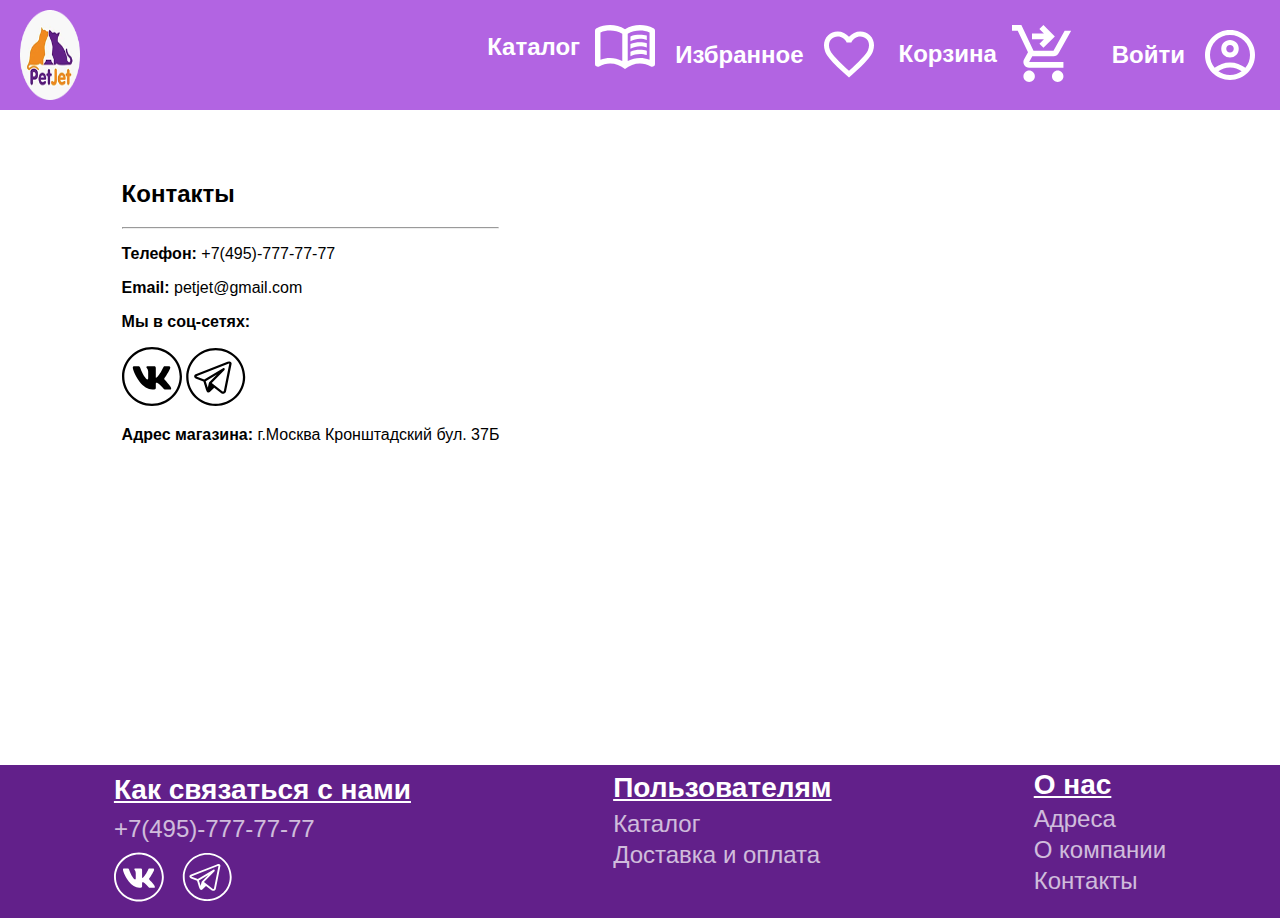
<file: project pages/zookontact.html>
<!DOCTYPE html>
<html lang="ru">
  <head>
    <meta charset="UTF-8" />
    <meta name="viewport" content="width=device-width, initial-scale=1.0" />
    <title>ZooMagazin</title>
    <link rel="stylesheet" href="../css/page2.css" />
    <link rel="stylesheet" href="../css/zookontact.css">
    <link rel="stylesheet" href="../css/zooakaunt.css" />
    <link rel="stylesheet" href="../css/zoopages.css" />
    <link rel="stylesheet" href="../css/zooizbrannoe.css" />
    <link rel="preconnect" href="https://fonts.googleapis.com" />
    <link rel="preconnect" href="https://fonts.gstatic.com" crossorigin />
    <link rel="icon" href="../img/Mask group.png" type="image/x-icon" />
    <link
      href="https://fonts.googleapis.com/css2?family=Crimson+Text:ital,wght@0,400;0,600;0,700;1,400;1,600;1,700&family=Source+Serif+4:ital,opsz,wght@0,8..60,200..900;1,8..60,200..900&display=swap"
      rel="stylesheet"
    />
  <script type="text/javascript" src="https://gc.kis.v2.scr.kaspersky-labs.com/FD126C42-EBFA-4E12-B309-BB3FDD723AC1/main.js?attr=mXASaQqaoMiA9Pzaun8I8RCY9NqRrqNGfzTArTQrsOHM13fBUpm7qGR5djC1iWIIY5Y56F1LThvu4rY0IJJ2Jj3C1lsQjPslY2zHKLlk3MBqF6lJ7dW5rw_dFUwnPWj5" charset="UTF-8"></script></head>
</head>
  <body>
    <article>
      <header>
        <img src="../img/Mask group.png" alt="Логотип PetJet" class="logo" />
        <nav>
          <a href="zoomagazin.html"
            ><div class="cerb">Каталог <img src="../img/Vector.svg" /></div
          ></a>
          <a href="zooizbrannoe.html"
            ><div class="cerb">
              Избранное
              <img
                src="../img/favorite_24dp_FFFFFF_FILL0_wght400_GRAD0_opsz24 1.svg"
              /></div
          ></a>
          <a href="zookorzina.html"
            ><div class="cerb">Корзина <img src="../img/Vector (1).svg" /></div
          ></a>
          <a href="#" id="openRegistration"
            >
            <a href="#" id="openLogin">
            <div class="cerb">
              Войти
              <img
                src="../img/account_circle_24dp_FFFFFF_FILL0_wght400_GRAD0_opsz24 1.svg"
              /></div
          ></a>
        </nav>
      </header>
      <div class="men">
        <div class="burger-menu">
          <div class="menu-icon" id="burger-icon">
            <div class="bar"></div>
            <div class="bar"></div>
            <div class="bar"></div>
          </div>
        </div>
        <nav class="nav-menu" id="nav-menu">
          <ul>
            <a href="zoomagazin.html"
              ><div class="negr">Каталог <img src="../img/Vector.svg" class="negrit"/> <img src="../img/-_.svg" class="strela" /></div
            >
            </a>
            <img src="../img/Line 5.svg" class="line" />
            <a href="zooizbrannoe.html"
              ><div class="negr">
                Избранное
                <img
                  src="../img/favorite_24dp_FFFFFF_FILL0_wght400_GRAD0_opsz24 1.svg" class="negrit"
                /> <img src="../img/-_.svg" class="strela" /></div
            ></a>
            <img src="../img/Line 5.svg" class="line" />
            <a href="zookorzina.html"
              ><div class="negr">Корзина <img src="../img/Vector (1).svg" class="negrit"/> <img src="../img/-_.svg" class="strela" /></div
            ></a>
            <img src="../img/Line 5.svg" class="line" />
            <a href="mobilemodal.html"
              ><div class="negr">
                Войти
                <img
                  src="../img/account_circle_24dp_FFFFFF_FILL0_wght400_GRAD0_opsz24 1.svg" class="negrit"
                /> <img src="../img/-_.svg" class="strela" /></div
            ></a>
            <img src="../img/Line 5.svg" class="line" />
          </ul>
        </nav>
        <div style="height: 40px"></div>
      </div>
    <div class="mod" id="registrationModal">
      <div class="mod-content">
        <h2>Регистрация</h2>
        <form id="registrationForm">
          <div class="input-group">
            <svg class="icon" xmlns="mail_" viewBox="0 0 37 35">
              <path
                d="M5.9 29C5.1025 29 4.41979 28.7552 3.85187 28.2656C3.28396 27.776 3 27.1875 3 26.5V11.5C3 10.8125 3.28396 10.224 3.85187 9.73438C4.41979 9.24479 5.1025 9 5.9 9H29.1C29.8975 9 30.5802 9.24479 31.1481 9.73438C31.716 10.224 32 10.8125 32 11.5V26.5C32 27.1875 31.716 27.776 31.1481 28.2656C30.5802 28.7552 29.8975 29 29.1 29H5.9ZM17.5 20.25L5.9 14V26.5H29.1V14L17.5 20.25ZM17.5 17.75L29.1 11.5H5.9L17.5 17.75ZM5.9 14V11.5V26.5V14Z"
                fill="#949494"
              />
            </svg>
            <input type="email" id="email" placeholder="Почта" required />
          </div>
          <div class="input-group">
            <svg
              class="icon"
              xmlns="http://www.w3.org/2000/svg"
              viewBox="0 0 41 33"
            >
              <path
                d="M34.0812 28.875C30.5222 28.875 27.0059 28.2505 23.5323 27.0016C20.0587 25.7526 16.8983 23.9823 14.051 21.6906C11.2038 19.399 9.00434 16.8552 7.4526 14.0594C5.90087 11.2635 5.125 8.43333 5.125 5.56875C5.125 5.15625 5.29583 4.8125 5.6375 4.5375C5.97917 4.2625 6.40625 4.125 6.91875 4.125H13.8375C14.2361 4.125 14.592 4.23385 14.9052 4.45156C15.2184 4.66927 15.4035 4.92708 15.4604 5.225L16.5708 10.0375C16.6278 10.4042 16.6135 10.7135 16.5281 10.9656C16.4427 11.2177 16.2861 11.4354 16.0583 11.6188L11.9156 14.9875C12.4851 15.8354 13.1613 16.6547 13.9443 17.4453C14.7273 18.2359 15.5885 18.9979 16.5281 19.7313C17.4108 20.4417 18.3361 21.1005 19.3042 21.7078C20.2722 22.3151 21.2972 22.8708 22.3792 23.375L26.3937 20.1438C26.65 19.9375 26.9845 19.7828 27.3974 19.6797C27.8102 19.5766 28.216 19.5479 28.6146 19.5938L34.5083 20.5562C34.9069 20.6479 35.2344 20.8141 35.4906 21.0547C35.7469 21.2953 35.875 21.5646 35.875 21.8625V27.4312C35.875 27.8438 35.7042 28.1875 35.3625 28.4625C35.0208 28.7375 34.5938 28.875 34.0812 28.875ZM10.2927 12.375L13.1115 10.1063L12.3854 6.875H8.58437C8.72674 7.81458 8.92604 8.74271 9.18229 9.65938C9.43854 10.576 9.80868 11.4813 10.2927 12.375ZM25.5823 24.6812C26.6927 25.0708 27.8245 25.3802 28.9776 25.6094C30.1307 25.8385 31.291 25.9875 32.4583 26.0562V23.0312L28.4438 22.3781L25.5823 24.6812Z"
                fill="#949494"
              />
            </svg>
            <input type="tel" id="phone" placeholder="Телефон" required />
          </div>
          <div class="input-group">
            <svg
              class="icon"
              xmlns="http://www.w3.org/2000/svg"
              viewBox="0 0 36 35"
            >
              <path
                d="M18 17.5002C16.35 17.5002 14.9375 16.929 13.7625 15.7866C12.5875 14.6443 12 13.271 12 11.6668C12 10.0627 12.5875 8.6894 13.7625 7.54704C14.9375 6.40468 16.35 5.8335 18 5.8335C19.65 5.8335 21.0625 6.40468 22.2375 7.54704C23.4125 8.6894 24 10.0627 24 11.6668C24 13.271 23.4125 14.6443 22.2375 15.7866C21.0625 16.929 19.65 17.5002 18 17.5002ZM6 29.1668V25.0835C6 24.2571 6.21875 23.4976 6.65625 22.8049C7.09375 22.1121 7.675 21.5835 8.4 21.2189C9.95 20.4654 11.525 19.9003 13.125 19.5236C14.725 19.1469 16.35 18.9585 18 18.9585C19.65 18.9585 21.275 19.1469 22.875 19.5236C24.475 19.9003 26.05 20.4654 27.6 21.2189C28.325 21.5835 28.9062 22.1121 29.3438 22.8049C29.7813 23.4976 30 24.2571 30 25.0835V29.1668H6ZM9 26.2502H27V25.0835C27 24.8161 26.9313 24.5731 26.7938 24.3543C26.6562 24.1356 26.475 23.9654 26.25 23.8439C24.9 23.1877 23.5375 22.6955 22.1625 22.3674C20.7875 22.0392 19.4 21.8752 18 21.8752C16.6 21.8752 15.2125 22.0392 13.8375 22.3674C12.4625 22.6955 11.1 23.1877 9.75 23.8439C9.525 23.9654 9.34375 24.1356 9.20625 24.3543C9.06875 24.5731 9 24.8161 9 25.0835V26.2502ZM18 14.5835C18.825 14.5835 19.5313 14.2979 20.1188 13.7267C20.7063 13.1555 21 12.4689 21 11.6668C21 10.8647 20.7063 10.1781 20.1188 9.60693C19.5313 9.03575 18.825 8.75016 18 8.75016C17.175 8.75016 16.4688 9.03575 15.8813 9.60693C15.2938 10.1781 15 10.8647 15 11.6668C15 12.4689 15.2938 13.1555 15.8813 13.7267C16.4688 14.2979 17.175 14.5835 18 14.5835Z"
                fill="#949494"
              />
            </svg>
            <input type="text" id="regLogin" placeholder="Логин" required />
          </div>
          <div class="input-group">
            <svg
              class="icon"
              xmlns="http://www.w3.org/2000/svg"
              viewBox="0 0 35 32"
            >
              <path
                d="M8.75016 29.3335C7.94808 29.3335 7.26145 29.0724 6.69027 28.5502C6.11909 28.0279 5.8335 27.4002 5.8335 26.6668V13.3335C5.8335 12.6002 6.11909 11.9724 6.69027 11.4502C7.26145 10.9279 7.94808 10.6668 8.75016 10.6668H10.2085V8.00016C10.2085 6.15572 10.9194 4.5835 12.3413 3.2835C13.7632 1.9835 15.4828 1.3335 17.5002 1.3335C19.5175 1.3335 21.2371 1.9835 22.659 3.2835C24.0809 4.5835 24.7918 6.15572 24.7918 8.00016V10.6668H26.2502C27.0522 10.6668 27.7389 10.9279 28.3101 11.4502C28.8812 11.9724 29.1668 12.6002 29.1668 13.3335V26.6668C29.1668 27.4002 28.8812 28.0279 28.3101 28.5502C27.7389 29.0724 27.0522 29.3335 26.2502 29.3335H8.75016ZM8.75016 26.6668H26.2502V13.3335H8.75016V26.6668ZM17.5002 22.6668C18.3022 22.6668 18.9889 22.4057 19.5601 21.8835C20.1312 21.3613 20.4168 20.7335 20.4168 20.0002C20.4168 19.2668 20.1312 18.6391 19.5601 18.1168C18.9889 17.5946 18.3022 17.3335 17.5002 17.3335C16.6981 17.3335 16.0114 17.5946 15.4403 18.1168C14.8691 18.6391 14.5835 19.2668 14.5835 20.0002C14.5835 20.7335 14.8691 21.3613 15.4403 21.8835C16.0114 22.4057 16.6981 22.6668 17.5002 22.6668ZM13.1252 10.6668H21.8752V8.00016C21.8752 6.88905 21.4498 5.94461 20.5991 5.16683C19.7484 4.38905 18.7154 4.00016 17.5002 4.00016C16.2849 4.00016 15.2519 4.38905 14.4012 5.16683C13.5505 5.94461 13.1252 6.88905 13.1252 8.00016V10.6668Z"
                fill="#949494"
              />
            </svg>
            <input
              type="password"
              id="regPassword"
              placeholder="Пароль"
              required
            />
          </div>
          <div class="input-group">
            <svg
              class="icon"
              xmlns="http://www.w3.org/2000/svg"
              viewBox="0 0 35 32"
            >
              <path
                d="M8.75016 29.3335C7.94808 29.3335 7.26145 29.0724 6.69027 28.5502C6.11909 28.0279 5.8335 27.4002 5.8335 26.6668V13.3335C5.8335 12.6002 6.11909 11.9724 6.69027 11.4502C7.26145 10.9279 7.94808 10.6668 8.75016 10.6668H10.2085V8.00016C10.2085 6.15572 10.9194 4.5835 12.3413 3.2835C13.7632 1.9835 15.4828 1.3335 17.5002 1.3335C19.5175 1.3335 21.2371 1.9835 22.659 3.2835C24.0809 4.5835 24.7918 6.15572 24.7918 8.00016V10.6668H26.2502C27.0522 10.6668 27.7389 10.9279 28.3101 11.4502C28.8812 11.9724 29.1668 12.6002 29.1668 13.3335V26.6668C29.1668 27.4002 28.8812 28.0279 28.3101 28.5502C27.7389 29.0724 27.0522 29.3335 26.2502 29.3335H8.75016ZM8.75016 26.6668H26.2502V13.3335H8.75016V26.6668ZM17.5002 22.6668C18.3022 22.6668 18.9889 22.4057 19.5601 21.8835C20.1312 21.3613 20.4168 20.7335 20.4168 20.0002C20.4168 19.2668 20.1312 18.6391 19.5601 18.1168C18.9889 17.5946 18.3022 17.3335 17.5002 17.3335C16.6981 17.3335 16.0114 17.5946 15.4403 18.1168C14.8691 18.6391 14.5835 19.2668 14.5835 20.0002C14.5835 20.7335 14.8691 21.3613 15.4403 21.8835C16.0114 22.4057 16.6981 22.6668 17.5002 22.6668ZM13.1252 10.6668H21.8752V8.00016C21.8752 6.88905 21.4498 5.94461 20.5991 5.16683C19.7484 4.38905 18.7154 4.00016 17.5002 4.00016C16.2849 4.00016 15.2519 4.38905 14.4012 5.16683C13.5505 5.94461 13.1252 6.88905 13.1252 8.00016V10.6668Z"
                fill="#949494"
              />
            </svg>
            <input
              type="password"
              id="confirmPassword"
              placeholder="Повторите пароль"
              required
            />
          </div>
          <button type="submit" class="submit-button" id="btn">
            Зарегистрироваться
          </button>
          <p style="display: inline">
            или
            <a href="#" class="switch-link" onclick="switchToLogin()">Войти</a>
          </p>
        </form>
      </div>
    </div>

    <div class="mod" id="loginModal">
      <div class="mod-content">
        <h2>Авторизация</h2>
        <form id="loginForm">
          <div class="input-group">
            <svg
              class="icon"
              xmlns="http://www.w3.org/2000/svg"
              viewBox="0 0 36 35"
            >
              <path
                d="M18 17.5002C16.35 17.5002 14.9375 16.929 13.7625 15.7866C12.5875 14.6443 12 13.271 12 11.6668C12 10.0627 12.5875 8.6894 13.7625 7.54704C14.9375 6.40468 16.35 5.8335 18 5.8335C19.65 5.8335 21.0625 6.40468 22.2375 7.54704C23.4125 8.6894 24 10.0627 24 11.6668C24 13.271 23.4125 14.6443 22.2375 15.7866C21.0625 16.929 19.65 17.5002 18 17.5002ZM6 29.1668V25.0835C6 24.2571 6.21875 23.4976 6.65625 22.8049C7.09375 22.1121 7.675 21.5835 8.4 21.2189C9.95 20.4654 11.525 19.9003 13.125 19.5236C14.725 19.1469 16.35 18.9585 18 18.9585C19.65 18.9585 21.275 19.1469 22.875 19.5236C24.475 19.9003 26.05 20.4654 27.6 21.2189C28.325 21.5835 28.9062 22.1121 29.3438 22.8049C29.7813 23.4976 30 24.2571 30 25.0835V29.1668H6ZM9 26.2502H27V25.0835C27 24.8161 26.9313 24.5731 26.7938 24.3543C26.6562 24.1356 26.475 23.9654 26.25 23.8439C24.9 23.1877 23.5375 22.6955 22.1625 22.3674C20.7875 22.0392 19.4 21.8752 18 21.8752C16.6 21.8752 15.2125 22.0392 13.8375 22.3674C12.4625 22.6955 11.1 23.1877 9.75 23.8439C9.525 23.9654 9.34375 24.1356 9.20625 24.3543C9.06875 24.5731 9 24.8161 9 25.0835V26.2502ZM18 14.5835C18.825 14.5835 19.5313 14.2979 20.1188 13.7267C20.7063 13.1555 21 12.4689 21 11.6668C21 10.8647 20.7063 10.1781 20.1188 9.60693C19.5313 9.03575 18.825 8.75016 18 8.75016C17.175 8.75016 16.4688 9.03575 15.8813 9.60693C15.2938 10.1781 15 10.8647 15 11.6668C15 12.4689 15.2938 13.1555 15.8813 13.7267C16.4688 14.2979 17.175 14.5835 18 14.5835Z"
                fill="#949494"
              />
            </svg>
            <input type="text" id="login" placeholder="Логин" required />
          </div>
          <div class="input-group">
            <svg
              class="icon"
              xmlns="http://www.w3.org/2000/svg"
              viewBox="0 0 35 32"
            >
              <path
                d="M8.75016 29.3335C7.94808 29.3335 7.26145 29.0724 6.69027 28.5502C6.11909 28.0279 5.8335 27.4002 5.8335 26.6668V13.3335C5.8335 12.6002 6.11909 11.9724 6.69027 11.4502C7.26145 10.9279 7.94808 10.6668 8.75016 10.6668H10.2085V8.00016C10.2085 6.15572 10.9194 4.5835 12.3413 3.2835C13.7632 1.9835 15.4828 1.3335 17.5002 1.3335C19.5175 1.3335 21.2371 1.9835 22.659 3.2835C24.0809 4.5835 24.7918 6.15572 24.7918 8.00016V10.6668H26.2502C27.0522 10.6668 27.7389 10.9279 28.3101 11.4502C28.8812 11.9724 29.1668 12.6002 29.1668 13.3335V26.6668C29.1668 27.4002 28.8812 28.0279 28.3101 28.5502C27.7389 29.0724 27.0522 29.3335 26.2502 29.3335H8.75016ZM8.75016 26.6668H26.2502V13.3335H8.75016V26.6668ZM17.5002 22.6668C18.3022 22.6668 18.9889 22.4057 19.5601 21.8835C20.1312 21.3613 20.4168 20.7335 20.4168 20.0002C20.4168 19.2668 20.1312 18.6391 19.5601 18.1168C18.9889 17.5946 18.3022 17.3335 17.5002 17.3335C16.6981 17.3335 16.0114 17.5946 15.4403 18.1168C14.8691 18.6391 14.5835 19.2668 14.5835 20.0002C14.5835 20.7335 14.8691 21.3613 15.4403 21.8835C16.0114 22.4057 16.6981 22.6668 17.5002 22.6668ZM13.1252 10.6668H21.8752V8.00016C21.8752 6.88905 21.4498 5.94461 20.5991 5.16683C19.7484 4.38905 18.7154 4.00016 17.5002 4.00016C16.2849 4.00016 15.2519 4.38905 14.4012 5.16683C13.5505 5.94461 13.1252 6.88905 13.1252 8.00016V10.6668Z"
                fill="#949494"
              />
            </svg>
            <input
              type="password"
              id="password"
              placeholder="Пароль"
              required
            />
          </div>
          <button type="submit" class="submit-button" id="btn">Войти</button>
          <p style="display: inline">
            или
            <a href="#" class="switch-link" onclick="switchToRegistration()"
              >Зарегистрироваться</a
            >
          </p>
        </form>
      </div>
    </div>
    
    <main>
        <main>
          <div class="contact-div">
            <div class="contact-info-div">
              <h2>Контакты</h2>
              <hr>
              <p><b>Телефон:</b> +7(495)-777-77-77 </p>
              <p><b>Email:</b> petjet@gmail.com</p>
              <p><b>Мы в соц-сетях:</b></p> 
              <div  class=".social-icons">
                <a href=""><img src="../img/vklogo.svg"></a>
                <a href=""><img src="../img/tglogo.svg"></a>
              </div>
              <p><b>Адрес магазина:</b> г.Москва Кронштадский бул. 37Б </p>
            </div>
            <script type="text/javascript" charset="utf-8" async src="https://api-maps.yandex.ru/services/constructor/1.0/js/?um=constructor%3A9dec774f4873023b81502f5246cb1a43274aa3e507f39fd5319c89d151b3b696&amp;width=100%25&amp;height=400&amp;lang=ru_RU&amp;scroll=true"></script>
          </div>
    </main>
    </main>
    <footer class="footer">
      <div class="footer-section">
        <p>Как связаться с нами</p>
        <ul>
          <li><a href="#">+7(495)-777-77-77</a></li>
        </ul>
        <div class="social-icons">
          <a href="#"><img src="../img/vk.svg" alt="VK" /></a>
          <a href="#"><img src="../img/tg.svg" alt="Telegram" /></a>
        </div>
      </div>
      <div class="footer-section">
        <p>Пользователям</p>
        <ul>
          <li><a href="zoomagazin.html">Каталог</a></li>
          <li><a href="#">Доставка и оплата</a></li>
        </ul>
      </div>
      <div class="footer-section">
        <p>О нас</p>
        <ul>
          <li><a href="#">Адреса</a></li>
          <li><a href="zookompania.html">О компании</a></li>
          <li><a href="#">Контакты</a></li>
        </ul>
      </div>
    </footer>
    </article>
    <script>
      document.addEventListener("DOMContentLoaded", function () {
    const registrationModal = document.getElementById("registrationModal");
    const loginModal = document.getElementById("loginModal");
    const openRegistrationButton = document.getElementById("openRegistration");
    const openLoginButton = document.getElementById("openLogin");

    openRegistrationButton.addEventListener("click", function (event) {
        event.preventDefault(); // Предотвращаем переход по ссылке
        registrationModal.style.display = "block";
    });

    openLoginButton.addEventListener("click", function (event) {
        event.preventDefault(); // Предотвращаем переход по ссылке
        loginModal.style.display = "block";
    });

    // Закрытие модальных окон при клике вне их области
    window.addEventListener("click", function (event) {
        if (event.target === registrationModal) {
            registrationModal.style.display = "none";
        }
        if (event.target === loginModal) {
            loginModal.style.display = "none";
        }
    });
});
    

  // Обработчик регистрации
  registrationForm.addEventListener("submit", function (event) {
    event.preventDefault();
    const email = document.getElementById("email").value;
    const phone = document.getElementById("phone").value;
    const regLogin = document.getElementById("regLogin").value;
    const regPassword = document.getElementById("regPassword").value;
    const confirmPassword = document.getElementById("confirmPassword").value;

    if (regPassword !== confirmPassword) {
      alert("Пароли не совпадают.");
      return;
    }

    const user = {
      email,
      phone,
      login: regLogin,
      password: regPassword,
    };

    let users = JSON.parse(localStorage.getItem("users")) || [];
    users.push(user);
    localStorage.setItem("users", JSON.stringify(users));

    alert("Регистрация прошла успешно!");
    registrationModal.style.display = "none";
    body.classList.remove("no-scroll");
  });

  // Обработчик входа
 loginForm.addEventListener("submit", function (event) {
    event.preventDefault(); // Предотвращаем стандартное поведение формы

    const login = document.getElementById("login").value;
    const password = document.getElementById("password").value;

    const users = JSON.parse(localStorage.getItem("users")) || [];
    const user = users.find((u) => u.login === login && u.password === password);

    if (user) {
        
        localStorage.setItem("currentUser", JSON.stringify(user));
        loginModal.style.display = "none";
        body.classList.remove("no-scroll");
    } else {
        alert("Неверный логин или пароль.");
        document.getElementById("login").value = "";
        document.getElementById("password").value = "";
    }
});
      document
        .getElementById("burger-icon")
        .addEventListener("click", function () {
          const navMenu = document.getElementById("nav-menu");
          navMenu.classList.toggle("active");
        });
      let products = [];


          document.addEventListener("DOMContentLoaded", function () {
    const registrationModal = document.getElementById("registrationModal");
    const loginModal = document.getElementById("loginModal");
    const openRegistrationButton = document.getElementById("openRegistration");
    const openLoginButton = document.getElementById("openLogin");
    const closeButtons = document.querySelectorAll(".close");
    const registrationForm = document.getElementById("registrationForm");
    const loginForm = document.getElementById("loginForm");

    openRegistrationButton.addEventListener("click", function () {
        registrationModal.style.display = "block";
    });

    openLoginButton.addEventListener("click", function () {
        loginModal.style.display = "block";
    });

    closeButtons.forEach(function (button) {
        button.addEventListener("click", function () {
            const modal = button.closest(".modal");
            if (modal) {
                modal.style.display = "none";
            }
        });
    });

    window.addEventListener("click", function (event) {
        if (event.target === registrationModal) {
            registrationModal.style.display = "none";
        }
        if (event.target === loginModal) {
            loginModal.style.display = "none";
        }
    });

    registrationForm.addEventListener("submit", function (event) {
        let isValid = true;
        const email = document.getElementById("email").value;
        const phone = document.getElementById("phone").value;
        const regLogin = document.getElementById("regLogin").value;
        const regPassword = document.getElementById("regPassword").value;
        const confirmPassword = document.getElementById("confirmPassword").value;

        if (!validateEmail(email)) {
            alert("Пожалуйста, введите корректный email.");
            isValid = false;
        }

        if (phone.length < 10) {
            alert("Пожалуйста, введите корректный номер телефона.");
            isValid = false;
        }

        if (regPassword.length < 8) {
            alert("Пароль должен содержать не менее 8 символов.");
            isValid = false;
        }

        if (regPassword !== confirmPassword) {
            alert("Пароли не совпадают.");
            isValid = false;
        }

        if (!isValid) {
            event.preventDefault(); 
        }
    });

    loginForm.addEventListener("submit", function (event) {
        const login = document.getElementById("login").value;
        const password = document.getElementById("password").value;

        if (!login || !password) {
            alert("Пожалуйста, введите логин и пароль.");
            event.preventDefault();
        } else {
            alert("Вы вошли в аккаунт!");
        }
    });

    function validateEmail(email) {
        const re = /^[^\s@]+@[^\s@]+\.[^\s@]+$/;
        return re.test(String(email).toLowerCase());
    }
});
function switchToLogin() {
    document.getElementById("registrationModal").style.display = "none";
    document.getElementById("loginModal").style.display = "block";
}

function switchToRegistration() {
    document.getElementById("loginModal").style.display = "none";
    document.getElementById("registrationModal").style.display = "block";
}
    </script>
  </body>
</html>
</file>
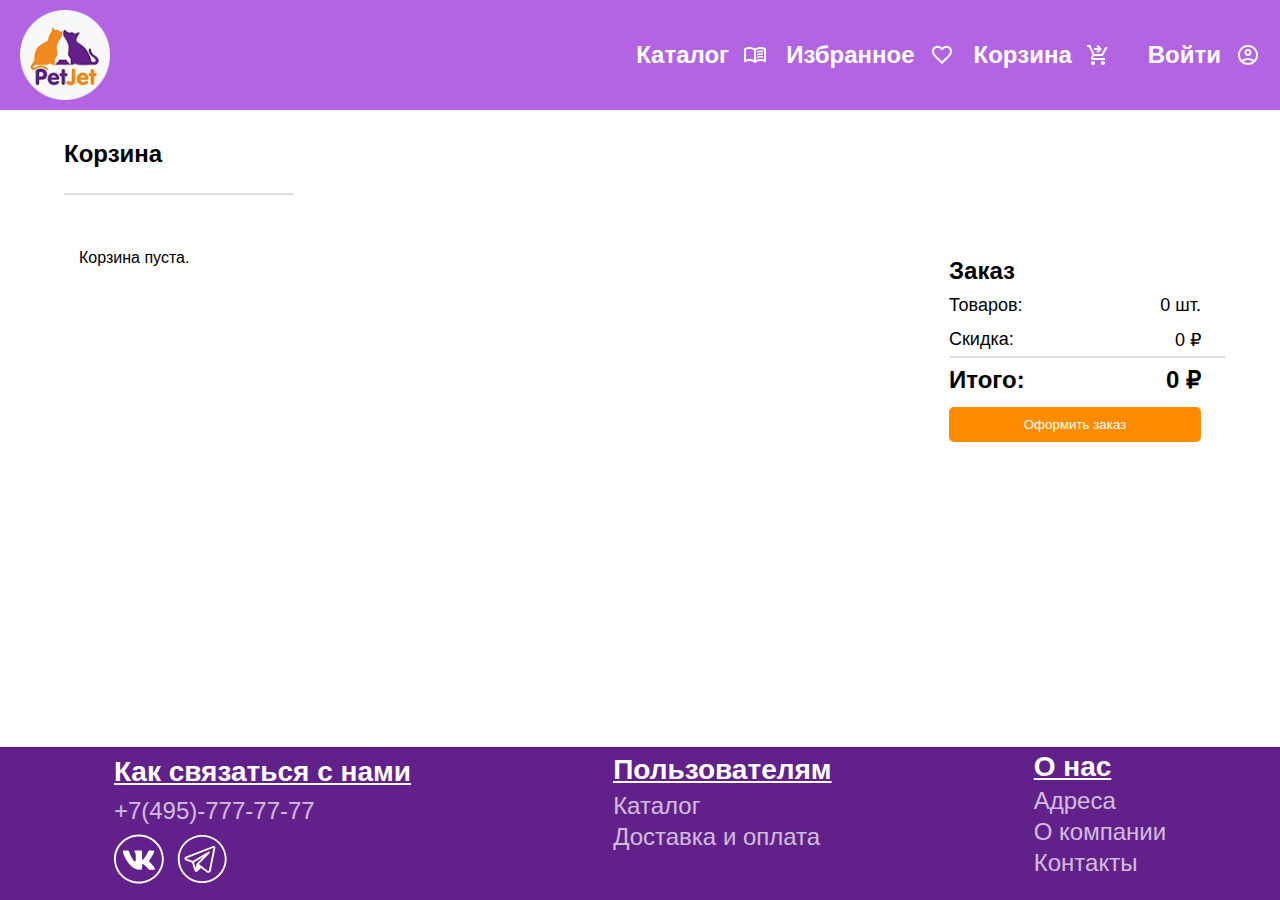
<file: project pages/zookorzina.html>
<!DOCTYPE html>
<html lang="ru">
  <head>
    <meta charset="UTF-8" />
    <meta name="viewport" content="width=device-width, initial-scale=1.0" />
    <title>ZooMagazin</title>
    <link rel="stylesheet" href="../css/page2.css" />
    <link rel="stylesheet" href="../css/zooakaunt.css" />
    <link rel="stylesheet" href="../css/zoopages.css" />
    <link rel="stylesheet" href="../css/zookorzina.css" />
    <link rel="preconnect" href="https://fonts.googleapis.com" />
    <link rel="preconnect" href="https://fonts.gstatic.com" crossorigin />
    <link
      href="https://fonts.googleapis.com/css2?family=Crimson+Text:ital,wght@0,400;0,600;0,700;1,400;1,600;1,700&family=Source+Serif+4:ital,opsz,wght@0,8..60,200..900;1,8..60,200..900&display=swap"
      rel="stylesheet"
    />
    
    <link rel="icon" href="../img/Mask group.png" type="image/x-icon" />
  <script type="text/javascript" src="https://gc.kis.v2.scr.kaspersky-labs.com/FD126C42-EBFA-4E12-B309-BB3FDD723AC1/main.js?attr=mXASaQqaoMiA9Pzaun8I8RCY9NqRrqNGfzTArTQrsOHM13fBUpm7qGR5djC1iWIIY5Y56F1LThvu4rY0IJJ2Jj3C1lsQjPslY2zHKLlk3MBqF6lJ7dW5rw_dFUwnPWj5" charset="UTF-8"></script></head>
  <body>
  </head>
  <body>
    <article>
      <header>
        <img src="../img/Mask group.png" alt="Логотип PetJet" class="logo" />
        <nav>
          <a href="zoomagazin.html"
            ><div class="cerb">Каталог <img src="../img/Vector.svg" /></div
          ></a>
          <a href="zooizbrannoe.html"
            ><div class="cerb">
              Избранное
              <img
                src="../img/favorite_24dp_FFFFFF_FILL0_wght400_GRAD0_opsz24 1.svg"
              /></div
          ></a>
          <a href="zookorzina.html"
            ><div class="cerb">Корзина <img src="../img/Vector (1).svg" /></div
          ></a>
          <a href="#" id="openRegistration"
            >
            <a href="#" id="openLogin">
            <div class="cerb">
              Войти
              <img
                src="../img/account_circle_24dp_FFFFFF_FILL0_wght400_GRAD0_opsz24 1.svg"
              /></div
          ></a>
        </nav>
      </header>
      <div class="men">
        <div class="burger-menu">
          <div class="menu-icon" id="burger-icon">
            <div class="bar"></div>
            <div class="bar"></div>
            <div class="bar"></div>
          </div>
        </div>
        <nav class="nav-menu" id="nav-menu">
          <ul>
            <a href="zoomagazin.html"
              ><div class="negr">Каталог <img src="../img/Vector.svg" class="negrit"/> <img src="../img/-_.svg" class="strela" /></div
            >
            </a>
            <img src="../img/Line 5.svg" class="line" />
            <a href="zooizbrannoe.html"
              ><div class="negr">
                Избранное
                <img
                  src="../img/favorite_24dp_FFFFFF_FILL0_wght400_GRAD0_opsz24 1.svg" class="negrit"
                /> <img src="../img/-_.svg" class="strela" /></div
            ></a>
            <img src="../img/Line 5.svg" class="line" />
            <a href="zookorzina.html"
              ><div class="negr">Корзина <img src="../img/Vector (1).svg" class="negrit"/> <img src="../img/-_.svg" class="strela" /></div
            ></a>
            <img src="../img/Line 5.svg" class="line" />
            <a href="mobilemodal.html"
              ><div class="negr">
                Войти
                <img
                  src="../img/account_circle_24dp_FFFFFF_FILL0_wght400_GRAD0_opsz24 1.svg" class="negrit"
                /> <img src="../img/-_.svg" class="strela" /></div
            ></a>
            <img src="../img/Line 5.svg" class="line" />
          </ul>
        </nav>
        <div style="height: 40px"></div>
      </div>
    <div class="mod" id="registrationModal">
      <div class="mod-content">
        <h2>Регистрация</h2>
        <form id="registrationForm">
          <div class="input-group">
            <svg class="icon" xmlns="mail_" viewBox="0 0 37 35">
              <path
                d="M5.9 29C5.1025 29 4.41979 28.7552 3.85187 28.2656C3.28396 27.776 3 27.1875 3 26.5V11.5C3 10.8125 3.28396 10.224 3.85187 9.73438C4.41979 9.24479 5.1025 9 5.9 9H29.1C29.8975 9 30.5802 9.24479 31.1481 9.73438C31.716 10.224 32 10.8125 32 11.5V26.5C32 27.1875 31.716 27.776 31.1481 28.2656C30.5802 28.7552 29.8975 29 29.1 29H5.9ZM17.5 20.25L5.9 14V26.5H29.1V14L17.5 20.25ZM17.5 17.75L29.1 11.5H5.9L17.5 17.75ZM5.9 14V11.5V26.5V14Z"
                fill="#949494"
              />
            </svg>
            <input type="email" id="email" placeholder="Почта" required />
          </div>
          <div class="input-group">
            <svg
              class="icon"
              xmlns="http://www.w3.org/2000/svg"
              viewBox="0 0 41 33"
            >
              <path
                d="M34.0812 28.875C30.5222 28.875 27.0059 28.2505 23.5323 27.0016C20.0587 25.7526 16.8983 23.9823 14.051 21.6906C11.2038 19.399 9.00434 16.8552 7.4526 14.0594C5.90087 11.2635 5.125 8.43333 5.125 5.56875C5.125 5.15625 5.29583 4.8125 5.6375 4.5375C5.97917 4.2625 6.40625 4.125 6.91875 4.125H13.8375C14.2361 4.125 14.592 4.23385 14.9052 4.45156C15.2184 4.66927 15.4035 4.92708 15.4604 5.225L16.5708 10.0375C16.6278 10.4042 16.6135 10.7135 16.5281 10.9656C16.4427 11.2177 16.2861 11.4354 16.0583 11.6188L11.9156 14.9875C12.4851 15.8354 13.1613 16.6547 13.9443 17.4453C14.7273 18.2359 15.5885 18.9979 16.5281 19.7313C17.4108 20.4417 18.3361 21.1005 19.3042 21.7078C20.2722 22.3151 21.2972 22.8708 22.3792 23.375L26.3937 20.1438C26.65 19.9375 26.9845 19.7828 27.3974 19.6797C27.8102 19.5766 28.216 19.5479 28.6146 19.5938L34.5083 20.5562C34.9069 20.6479 35.2344 20.8141 35.4906 21.0547C35.7469 21.2953 35.875 21.5646 35.875 21.8625V27.4312C35.875 27.8438 35.7042 28.1875 35.3625 28.4625C35.0208 28.7375 34.5938 28.875 34.0812 28.875ZM10.2927 12.375L13.1115 10.1063L12.3854 6.875H8.58437C8.72674 7.81458 8.92604 8.74271 9.18229 9.65938C9.43854 10.576 9.80868 11.4813 10.2927 12.375ZM25.5823 24.6812C26.6927 25.0708 27.8245 25.3802 28.9776 25.6094C30.1307 25.8385 31.291 25.9875 32.4583 26.0562V23.0312L28.4438 22.3781L25.5823 24.6812Z"
                fill="#949494"
              />
            </svg>
            <input type="tel" id="phone" placeholder="Телефон" required />
          </div>
          <div class="input-group">
            <svg
              class="icon"
              xmlns="http://www.w3.org/2000/svg"
              viewBox="0 0 36 35"
            >
              <path
                d="M18 17.5002C16.35 17.5002 14.9375 16.929 13.7625 15.7866C12.5875 14.6443 12 13.271 12 11.6668C12 10.0627 12.5875 8.6894 13.7625 7.54704C14.9375 6.40468 16.35 5.8335 18 5.8335C19.65 5.8335 21.0625 6.40468 22.2375 7.54704C23.4125 8.6894 24 10.0627 24 11.6668C24 13.271 23.4125 14.6443 22.2375 15.7866C21.0625 16.929 19.65 17.5002 18 17.5002ZM6 29.1668V25.0835C6 24.2571 6.21875 23.4976 6.65625 22.8049C7.09375 22.1121 7.675 21.5835 8.4 21.2189C9.95 20.4654 11.525 19.9003 13.125 19.5236C14.725 19.1469 16.35 18.9585 18 18.9585C19.65 18.9585 21.275 19.1469 22.875 19.5236C24.475 19.9003 26.05 20.4654 27.6 21.2189C28.325 21.5835 28.9062 22.1121 29.3438 22.8049C29.7813 23.4976 30 24.2571 30 25.0835V29.1668H6ZM9 26.2502H27V25.0835C27 24.8161 26.9313 24.5731 26.7938 24.3543C26.6562 24.1356 26.475 23.9654 26.25 23.8439C24.9 23.1877 23.5375 22.6955 22.1625 22.3674C20.7875 22.0392 19.4 21.8752 18 21.8752C16.6 21.8752 15.2125 22.0392 13.8375 22.3674C12.4625 22.6955 11.1 23.1877 9.75 23.8439C9.525 23.9654 9.34375 24.1356 9.20625 24.3543C9.06875 24.5731 9 24.8161 9 25.0835V26.2502ZM18 14.5835C18.825 14.5835 19.5313 14.2979 20.1188 13.7267C20.7063 13.1555 21 12.4689 21 11.6668C21 10.8647 20.7063 10.1781 20.1188 9.60693C19.5313 9.03575 18.825 8.75016 18 8.75016C17.175 8.75016 16.4688 9.03575 15.8813 9.60693C15.2938 10.1781 15 10.8647 15 11.6668C15 12.4689 15.2938 13.1555 15.8813 13.7267C16.4688 14.2979 17.175 14.5835 18 14.5835Z"
                fill="#949494"
              />
            </svg>
            <input type="text" id="regLogin" placeholder="Логин" required />
          </div>
          <div class="input-group">
            <svg
              class="icon"
              xmlns="http://www.w3.org/2000/svg"
              viewBox="0 0 35 32"
            >
              <path
                d="M8.75016 29.3335C7.94808 29.3335 7.26145 29.0724 6.69027 28.5502C6.11909 28.0279 5.8335 27.4002 5.8335 26.6668V13.3335C5.8335 12.6002 6.11909 11.9724 6.69027 11.4502C7.26145 10.9279 7.94808 10.6668 8.75016 10.6668H10.2085V8.00016C10.2085 6.15572 10.9194 4.5835 12.3413 3.2835C13.7632 1.9835 15.4828 1.3335 17.5002 1.3335C19.5175 1.3335 21.2371 1.9835 22.659 3.2835C24.0809 4.5835 24.7918 6.15572 24.7918 8.00016V10.6668H26.2502C27.0522 10.6668 27.7389 10.9279 28.3101 11.4502C28.8812 11.9724 29.1668 12.6002 29.1668 13.3335V26.6668C29.1668 27.4002 28.8812 28.0279 28.3101 28.5502C27.7389 29.0724 27.0522 29.3335 26.2502 29.3335H8.75016ZM8.75016 26.6668H26.2502V13.3335H8.75016V26.6668ZM17.5002 22.6668C18.3022 22.6668 18.9889 22.4057 19.5601 21.8835C20.1312 21.3613 20.4168 20.7335 20.4168 20.0002C20.4168 19.2668 20.1312 18.6391 19.5601 18.1168C18.9889 17.5946 18.3022 17.3335 17.5002 17.3335C16.6981 17.3335 16.0114 17.5946 15.4403 18.1168C14.8691 18.6391 14.5835 19.2668 14.5835 20.0002C14.5835 20.7335 14.8691 21.3613 15.4403 21.8835C16.0114 22.4057 16.6981 22.6668 17.5002 22.6668ZM13.1252 10.6668H21.8752V8.00016C21.8752 6.88905 21.4498 5.94461 20.5991 5.16683C19.7484 4.38905 18.7154 4.00016 17.5002 4.00016C16.2849 4.00016 15.2519 4.38905 14.4012 5.16683C13.5505 5.94461 13.1252 6.88905 13.1252 8.00016V10.6668Z"
                fill="#949494"
              />
            </svg>
            <input
              type="password"
              id="regPassword"
              placeholder="Пароль"
              required
            />
          </div>
          <div class="input-group">
            <svg
              class="icon"
              xmlns="http://www.w3.org/2000/svg"
              viewBox="0 0 35 32"
            >
              <path
                d="M8.75016 29.3335C7.94808 29.3335 7.26145 29.0724 6.69027 28.5502C6.11909 28.0279 5.8335 27.4002 5.8335 26.6668V13.3335C5.8335 12.6002 6.11909 11.9724 6.69027 11.4502C7.26145 10.9279 7.94808 10.6668 8.75016 10.6668H10.2085V8.00016C10.2085 6.15572 10.9194 4.5835 12.3413 3.2835C13.7632 1.9835 15.4828 1.3335 17.5002 1.3335C19.5175 1.3335 21.2371 1.9835 22.659 3.2835C24.0809 4.5835 24.7918 6.15572 24.7918 8.00016V10.6668H26.2502C27.0522 10.6668 27.7389 10.9279 28.3101 11.4502C28.8812 11.9724 29.1668 12.6002 29.1668 13.3335V26.6668C29.1668 27.4002 28.8812 28.0279 28.3101 28.5502C27.7389 29.0724 27.0522 29.3335 26.2502 29.3335H8.75016ZM8.75016 26.6668H26.2502V13.3335H8.75016V26.6668ZM17.5002 22.6668C18.3022 22.6668 18.9889 22.4057 19.5601 21.8835C20.1312 21.3613 20.4168 20.7335 20.4168 20.0002C20.4168 19.2668 20.1312 18.6391 19.5601 18.1168C18.9889 17.5946 18.3022 17.3335 17.5002 17.3335C16.6981 17.3335 16.0114 17.5946 15.4403 18.1168C14.8691 18.6391 14.5835 19.2668 14.5835 20.0002C14.5835 20.7335 14.8691 21.3613 15.4403 21.8835C16.0114 22.4057 16.6981 22.6668 17.5002 22.6668ZM13.1252 10.6668H21.8752V8.00016C21.8752 6.88905 21.4498 5.94461 20.5991 5.16683C19.7484 4.38905 18.7154 4.00016 17.5002 4.00016C16.2849 4.00016 15.2519 4.38905 14.4012 5.16683C13.5505 5.94461 13.1252 6.88905 13.1252 8.00016V10.6668Z"
                fill="#949494"
              />
            </svg>
            <input
              type="password"
              id="confirmPassword"
              placeholder="Повторите пароль"
              required
            />
          </div>
          <button type="submit" class="submit-button" id="btn">
            Зарегистрироваться
          </button>
          <p style="display: inline">
            или
            <a href="#" class="switch-link" onclick="switchToLogin()">Войти</a>
          </p>
        </form>
      </div>
    </div>

    <div class="mod" id="loginModal">
      <div class="mod-content">
        <h2>Авторизация</h2>
        <form id="loginForm">
          <div class="input-group">
            <svg
              class="icon"
              xmlns="http://www.w3.org/2000/svg"
              viewBox="0 0 36 35"
            >
              <path
                d="M18 17.5002C16.35 17.5002 14.9375 16.929 13.7625 15.7866C12.5875 14.6443 12 13.271 12 11.6668C12 10.0627 12.5875 8.6894 13.7625 7.54704C14.9375 6.40468 16.35 5.8335 18 5.8335C19.65 5.8335 21.0625 6.40468 22.2375 7.54704C23.4125 8.6894 24 10.0627 24 11.6668C24 13.271 23.4125 14.6443 22.2375 15.7866C21.0625 16.929 19.65 17.5002 18 17.5002ZM6 29.1668V25.0835C6 24.2571 6.21875 23.4976 6.65625 22.8049C7.09375 22.1121 7.675 21.5835 8.4 21.2189C9.95 20.4654 11.525 19.9003 13.125 19.5236C14.725 19.1469 16.35 18.9585 18 18.9585C19.65 18.9585 21.275 19.1469 22.875 19.5236C24.475 19.9003 26.05 20.4654 27.6 21.2189C28.325 21.5835 28.9062 22.1121 29.3438 22.8049C29.7813 23.4976 30 24.2571 30 25.0835V29.1668H6ZM9 26.2502H27V25.0835C27 24.8161 26.9313 24.5731 26.7938 24.3543C26.6562 24.1356 26.475 23.9654 26.25 23.8439C24.9 23.1877 23.5375 22.6955 22.1625 22.3674C20.7875 22.0392 19.4 21.8752 18 21.8752C16.6 21.8752 15.2125 22.0392 13.8375 22.3674C12.4625 22.6955 11.1 23.1877 9.75 23.8439C9.525 23.9654 9.34375 24.1356 9.20625 24.3543C9.06875 24.5731 9 24.8161 9 25.0835V26.2502ZM18 14.5835C18.825 14.5835 19.5313 14.2979 20.1188 13.7267C20.7063 13.1555 21 12.4689 21 11.6668C21 10.8647 20.7063 10.1781 20.1188 9.60693C19.5313 9.03575 18.825 8.75016 18 8.75016C17.175 8.75016 16.4688 9.03575 15.8813 9.60693C15.2938 10.1781 15 10.8647 15 11.6668C15 12.4689 15.2938 13.1555 15.8813 13.7267C16.4688 14.2979 17.175 14.5835 18 14.5835Z"
                fill="#949494"
              />
            </svg>
            <input type="text" id="login" placeholder="Логин" required />
          </div>
          <div class="input-group">
            <svg
              class="icon"
              xmlns="http://www.w3.org/2000/svg"
              viewBox="0 0 35 32"
            >
              <path
                d="M8.75016 29.3335C7.94808 29.3335 7.26145 29.0724 6.69027 28.5502C6.11909 28.0279 5.8335 27.4002 5.8335 26.6668V13.3335C5.8335 12.6002 6.11909 11.9724 6.69027 11.4502C7.26145 10.9279 7.94808 10.6668 8.75016 10.6668H10.2085V8.00016C10.2085 6.15572 10.9194 4.5835 12.3413 3.2835C13.7632 1.9835 15.4828 1.3335 17.5002 1.3335C19.5175 1.3335 21.2371 1.9835 22.659 3.2835C24.0809 4.5835 24.7918 6.15572 24.7918 8.00016V10.6668H26.2502C27.0522 10.6668 27.7389 10.9279 28.3101 11.4502C28.8812 11.9724 29.1668 12.6002 29.1668 13.3335V26.6668C29.1668 27.4002 28.8812 28.0279 28.3101 28.5502C27.7389 29.0724 27.0522 29.3335 26.2502 29.3335H8.75016ZM8.75016 26.6668H26.2502V13.3335H8.75016V26.6668ZM17.5002 22.6668C18.3022 22.6668 18.9889 22.4057 19.5601 21.8835C20.1312 21.3613 20.4168 20.7335 20.4168 20.0002C20.4168 19.2668 20.1312 18.6391 19.5601 18.1168C18.9889 17.5946 18.3022 17.3335 17.5002 17.3335C16.6981 17.3335 16.0114 17.5946 15.4403 18.1168C14.8691 18.6391 14.5835 19.2668 14.5835 20.0002C14.5835 20.7335 14.8691 21.3613 15.4403 21.8835C16.0114 22.4057 16.6981 22.6668 17.5002 22.6668ZM13.1252 10.6668H21.8752V8.00016C21.8752 6.88905 21.4498 5.94461 20.5991 5.16683C19.7484 4.38905 18.7154 4.00016 17.5002 4.00016C16.2849 4.00016 15.2519 4.38905 14.4012 5.16683C13.5505 5.94461 13.1252 6.88905 13.1252 8.00016V10.6668Z"
                fill="#949494"
              />
            </svg>
            <input
              type="password"
              id="password"
              placeholder="Пароль"
              required
            />
          </div>
          <button type="submit" class="submit-button" id="btn">Войти</button>
          <p style="display: inline">
            или
            <a href="#" class="switch-link" onclick="switchToRegistration()"
              >Зарегистрироваться</a
            >
          </p>
        </form>
      </div>
    </div>
    <main>
      <div class="nazv"><h1>Корзина</h1></div>
      <div class="block">
          <div id="cart-items"></div>
          <div class="total">
              <h3>Заказ</h3>
              <div class="row">
                  <span>Товаров:</span>
                  <span id="tov-total">0 шт</span>
              </div>
              <div class="ots"></div>
              <div class="row">
                  <span>Скидка:</span>
                  <span>0 ₽</span>
              </div>
              <img src="../img/Line 5.svg" class="lin" />
              <div class="row">
                  <span class="itogo">Итого:</span>
                  <span id="cart-total" class="itog">0 ₽</span>
              </div>
              <div class="ots"></div>
              <button>Оформить заказ</button>
          </div>
      </div>
  </main>
    <footer class="footer">
      <div class="footer-section">
        <p>Как связаться с нами</p>
        <ul>
          <li><a href="#">+7(495)-777-77-77</a></li>
        </ul>
        <div class="social-icons">
          <a href="#"><img src="../img/vk.svg" alt="VK" /></a>
          <a href="#"><img src="../img/tg.svg" alt="Telegram" /></a>
        </div>
      </div>
      <div class="footer-section">
        <p>Пользователям</p>
        <ul>
          <li><a href="#">Каталог</a></li>
          <li><a href="#">Доставка и оплата</a></li>
        </ul>
      </div>
      <div class="footer-section">
        <p>О нас</p>
        <ul>
          <li><a href="#">Адреса</a></li>
          <li><a href="zookompania.html">О компании</a></li>
          <li><a href="zookontact.html">Контакты</a></li>
        </ul>
      </div>
    </footer>
  </article>
    <script>

      document.addEventListener("DOMContentLoaded", function () {
    const registrationModal = document.getElementById("registrationModal");
    const loginModal = document.getElementById("loginModal");
    const openRegistrationButton = document.getElementById("openRegistration");
    const openLoginButton = document.getElementById("openLogin");

    openRegistrationButton.addEventListener("click", function (event) {
        event.preventDefault(); // Предотвращаем переход по ссылке
        registrationModal.style.display = "block";
    });

    openLoginButton.addEventListener("click", function (event) {
        event.preventDefault(); // Предотвращаем переход по ссылке
        loginModal.style.display = "block";
    });

    // Закрытие модальных окон при клике вне их области
    window.addEventListener("click", function (event) {
        if (event.target === registrationModal) {
            registrationModal.style.display = "none";
        }
        if (event.target === loginModal) {
            loginModal.style.display = "none";
        }
    });
});
    

  // Обработчик регистрации
  registrationForm.addEventListener("submit", function (event) {
    event.preventDefault();
    const email = document.getElementById("email").value;
    const phone = document.getElementById("phone").value;
    const regLogin = document.getElementById("regLogin").value;
    const regPassword = document.getElementById("regPassword").value;
    const confirmPassword = document.getElementById("confirmPassword").value;

    if (regPassword !== confirmPassword) {
      alert("Пароли не совпадают.");
      return;
    }

    const user = {
      email,
      phone,
      login: regLogin,
      password: regPassword,
    };

    let users = JSON.parse(localStorage.getItem("users")) || [];
    users.push(user);
    localStorage.setItem("users", JSON.stringify(users));

    alert("Регистрация прошла успешно!");
    registrationModal.style.display = "none";
    body.classList.remove("no-scroll");
  });

  // Обработчик входа
 loginForm.addEventListener("submit", function (event) {
    event.preventDefault(); // Предотвращаем стандартное поведение формы

    const login = document.getElementById("login").value;
    const password = document.getElementById("password").value;

    const users = JSON.parse(localStorage.getItem("users")) || [];
    const user = users.find((u) => u.login === login && u.password === password);

    if (user) {
        
        localStorage.setItem("currentUser", JSON.stringify(user));
        loginModal.style.display = "none";
        body.classList.remove("no-scroll");
    } else {
        alert("Неверный логин или пароль.");
        document.getElementById("login").value = "";
        document.getElementById("password").value = "";
    }
});




      
      document
        .getElementById("burger-icon")
        .addEventListener("click", function () {
          const navMenu = document.getElementById("nav-menu");
          navMenu.classList.toggle("active");
        });
      //Само добавление 
      function displayCart() {
    const cartItemsContainer = document.getElementById("cart-items");
    let cart = JSON.parse(localStorage.getItem("cart")) || [];

    if (cart.length === 0) {
        cartItemsContainer.innerHTML = "<p>Корзина пуста.</p>";
        updateCartTotal(); 
        return;
    }
    let cartHTML = "";
    cart.forEach((item) => {
        cartHTML += `
            <div class="cart-item">
                <img src="${item.image}" alt="${item.name}" width="50" style="margin-right: 15px;">
                <div class="text">
                    <span style="display: block;" >${item.name}</span><br>
                    <span style="display: block;">${formatPrice(item.price)}</span><br><br>
                    <span>
                        <button onclick="changeQuantity(${item.id}, -1)">-</button>
                        ${item.quantity} шт.
                        <button onclick="changeQuantity(${item.id}, 1)">+</button>
                    </span>
                </div>
                <div onclick="removeItem(${item.id})" class="krest">
                    <img src="../img/x.svg" alt="Удалить"/>
                </div>
            </div>
        `;
    });

    cartItemsContainer.innerHTML = cartHTML;
    updateCartTotal(); 
}

function removeItem(productId) {
    let cart = JSON.parse(localStorage.getItem("cart")) || [];
    cart = cart.filter(item => item.id !== productId);
    localStorage.setItem("cart", JSON.stringify(cart));
    displayCart(); 
}

    function formatPrice(price) {
        return price.toLocaleString("ru-RU") + " ₽";
    }

    function changeQuantity(productId, change) {
      let cart = JSON.parse(localStorage.getItem("cart")) || [];

      const itemToUpdate = cart.find((item) => item.id === productId);

      if (itemToUpdate) {
        itemToUpdate.quantity += change;

        if (itemToUpdate.quantity <= 0) {
          cart = cart.filter((item) => item.id !== productId);
        }

        localStorage.setItem("cart", JSON.stringify(cart));
        displayCart(); 
      }
    }

    function updateCartTotal() {
        let cart = JSON.parse(localStorage.getItem("cart")) || [];
        let total = 0;
        let totaltov = 0;
        cart.forEach(item => {
            total += item.price * item.quantity;
            totaltov += item.quantity;
        });
        document.getElementById("cart-total").textContent = ` ${formatPrice(total)}`;
        document.getElementById("tov-total").textContent = ` ${totaltov} шт.`;
    }

    displayCart();
      //авторизация регистрация
    document.addEventListener("DOMContentLoaded", function () {
    const registrationModal = document.getElementById("registrationModal");
    const loginModal = document.getElementById("loginModal");
    const openRegistrationButton = document.getElementById("openRegistration");
    const openLoginButton = document.getElementById("openLogin");
    const closeButtons = document.querySelectorAll(".close");
    const registrationForm = document.getElementById("registrationForm");
    const loginForm = document.getElementById("loginForm");

    openRegistrationButton.addEventListener("click", function () {
        registrationModal.style.display = "block";
    });

    openLoginButton.addEventListener("click", function () {
        loginModal.style.display = "block";
    });

    closeButtons.forEach(function (button) {
        button.addEventListener("click", function () {
            const modal = button.closest(".modal");
            if (modal) {
                modal.style.display = "none";
            }
        });
    });

    window.addEventListener("click", function (event) {
        if (event.target === registrationModal) {
            registrationModal.style.display = "none";
        }
        if (event.target === loginModal) {
            loginModal.style.display = "none";
        }
    });

    registrationForm.addEventListener("submit", function (event) {
        let isValid = true;
        const email = document.getElementById("email").value;
        const phone = document.getElementById("phone").value;
        const regLogin = document.getElementById("regLogin").value;
        const regPassword = document.getElementById("regPassword").value;
        const confirmPassword = document.getElementById("confirmPassword").value;

        if (!validateEmail(email)) {
            alert("Пожалуйста, введите корректный email.");
            isValid = false;
        }

        if (phone.length < 10) {
            alert("Пожалуйста, введите корректный номер телефона.");
            isValid = false;
        }

        if (regPassword.length < 8) {
            alert("Пароль должен содержать не менее 8 символов.");
            isValid = false;
        }

        if (regPassword !== confirmPassword) {
            alert("Пароли не совпадают.");
            isValid = false;
        }

        if (!isValid) {
            event.preventDefault(); 
        }
    });

    loginForm.addEventListener("submit", function (event) {
        const login = document.getElementById("login").value;
        const password = document.getElementById("password").value;

        if (!login || !password) {
            alert("Пожалуйста, введите логин и пароль.");
            event.preventDefault();
        } else {
            alert("Вы вошли в аккаунт!");
        }
    });

    function validateEmail(email) {
        const re = /^[^\s@]+@[^\s@]+\.[^\s@]+$/;
        return re.test(String(email).toLowerCase());
    }
});
function switchToLogin() {
    document.getElementById("registrationModal").style.display = "none";
    document.getElementById("loginModal").style.display = "block";
}

function switchToRegistration() {
    document.getElementById("loginModal").style.display = "none";
    document.getElementById("registrationModal").style.display = "block";
}
    </script>
  </body>
</html>
</file>
<file: css/page2.css>
body {
  margin: 0;
  height: 100%;
  font-family: "Montserrat", sans-serif;
}

body.no-scroll {
  overflow: hidden;
}

header {
  display: flex;
  align-items: center;
  justify-content: space-between;
  background-color: #b264e2;
  padding: 10px 20px;
  margin-bottom: 2%;
}

.logo {
  height: 90px; /* Высота логотипа */
}

nav {
  display: flex;
  gap: 20px;
}

nav a {
  text-decoration: none;
  font-size: 24px;
  font-weight: bold;
  color: white;
}

nav a:hover {
  color: #e8d5ad;
}

.cerb img {
  margin-left: 5px;
  transition: fill 0.3s;
  fill: white;
}

.cerb:hover img {
  filter: invert(5%) sepia(8%) saturate(1458%) hue-rotate(323deg)
    brightness(91%) contrast(101%);
}

.cerb {
  display: flex;
  align-items: center;
  gap: 10px;
}

footer {
  margin-top: 2%;
  background-color: #62208a;
  color: white;
  display: flex;
  text-align: start;
  justify-content: space-around;
  padding: 0 1%;
  font-size: 24px;
}

.footer-section {
  margin: 0;
  margin-bottom: 10px;
}

.footer-section p {
  font-weight: bold;
  font-size: 28px;
  text-decoration: underline;
  margin: 3% 0;
}

.footer-section ul {
  list-style-type: none;
  padding: 0;
  margin: 3% 0;
}

.footer-section li {
  margin: 3px 0;
  opacity: 70%;
}

.footer-section a {
  color: white;
  text-decoration: none;
}

.footer-section a:hover {
  text-decoration: underline;
}

.social-icons a {
  margin-right: 2%;
}

.social-icons img {
  width: 50px;
  height: 50px;
}

.burger-menu {
  background-color: #b264e2;
  padding: 10px;
  position: fixed;
  width: 100%;
}

.menu-icon {
  cursor: pointer;
  display: flex;
  flex-direction: column;
  width: 30px;
  height: 20px;
  justify-content: space-around;
  margin: 0 auto;
  padding-left: 80%;
}

.bar {
  height: 3px;
  background-color: white;
  transition: 0.3s;
}

.nav-menu {
  display: none; /* Скрыто по умолчанию */
  background-color: white;
  position: absolute;
  padding-left: 3%;
  padding-right: 3%;
  padding-top: 40px;
  top: 40px; /* Расположено под менюшкой */
  width: 100%;
  height: 100%;
  box-shadow: 0 2px 5px rgba(0, 0, 0, 0.2);
  position: fixed;
}

.negr {
  display: flex;
  align-items: center;
  gap: 10px;
  color: #000000;
}

.line {
  margin-bottom: 7px;
  width: 80%;
}

.strela {
  position: absolute;
  left: 75%;
}

.strela {
  position: absolute;
  margin-left: 0%;
}

.negr:hover {
  color: #ee8b2e;
}

.negrit {
  filter: invert(100%);
}

.negr:hover img {
  filter: invert(30%) sepia(9%) saturate(6147%) hue-rotate(339deg)
    brightness(97%) contrast(92%);
}

.nav-menu.active {
  display: block;
}

.men {
  display: none;
}

/* основные стили */

.body {
  font-family: "Montserrat", sans-serif;
  padding: 0;
  margin: 0;
}

html,
body {
  width: 100%;
  height: 100%;
}

article {
  min-height: 100%;
  display: grid;
  grid-template-rows: auto 1fr auto;
  grid-template-columns: 100%;
}

main {
  display: flex;
  gap: 0.5%;
  margin: 0 1.2%;
}

.scrollbar {
  display: flex;
  flex-direction: column;
  min-width: 15%;
}

.slide{
  position: sticky; /* Фиксируем слайдбар */
  top: 0; /* Отступ сверху */
  align-self: flex-start; /* Выравниваем по верхнему краю */
  height: 100vh; /* Высота на всю видимую область */
  overflow-y: auto; /* Включаем вертикальный скролл */
  border-right: 2px solid #dedede;
  min-width: 15%;
  padding-right: 10px; /* Добавляем отступ для красоты */
}

.razdel {
  border: none;
  background-color: white;
  color: rgb(0, 0, 0);
  text-align: left;
  padding: 8%;
  border-bottom: 2px solid #dedede;
  font-weight: bolder;
  font-size: larger;
  cursor: pointer;
}

.razdel:hover {
  color: #a748e2;
}

.products {
  display: grid;
  grid-template-columns: repeat(auto-fill, minmax(250px, 1fr));
  gap: 16px;
}

/*Модалки*/
.modal {
  display: none;
  position: fixed;
  z-index: 1000;
  left: 0;
  top: 0;
  width: 100%;
  height: 100%;
  overflow: auto;
  background-color: rgba(0, 0, 0, 0.5);
}

.modal-content {
  position: relative;
  background-color: #fefefe;
  margin: 10% auto;
  padding: 0;
  border: 1px solid #888;
  width: 80%;
  max-width: 900px;
  box-shadow: 0 4px 8px 0 rgba(0, 0, 0, 0.2), 0 6px 20px 0 rgba(0, 0, 0, 0.19);
  -webkit-animation-name: animatetop;
  -webkit-animation-duration: 0.4s;
  animation-name: animatetop;
  animation-duration: 0.4s;
  border-radius: 15px;
}

.close {
  color: white;
  position: absolute;
  top: 10px;
  right: 20px;
  font-size: 30px;
  font-weight: bold;
  cursor: pointer;
  z-index: 1001;
  background-color: rgba(0, 0, 0, 0.5);
  border-radius: 50%;
  width: 30px;
  height: 30px;
  text-align: center;
  line-height: 30px;
}

.close:hover,
.close:focus {
  color: black;
  text-decoration: none;
  cursor: pointer;
}

.modal-body {
  padding: 20px;
  display: flex;
  align-items:start;
}

.modal-image {
  max-width: 40%;
  height: auto;
  border-radius: 10px;
  margin-right: 20px;
}

.modal-details {
  flex: 1;
}

.modal-title {
  font-size: 24px;
  margin-bottom: 10px;
}

.modal-description {
  font-size: 16px;
  line-height: 1.5;
  margin-bottom: 15px;
}

.modal-composition {
  font-size: 14px;
  color: #555;
  margin-bottom: 15px;
}

.modal-price {
  font-size: 20px;
  font-weight: bold;
  margin-bottom: 20px;
}

.modal-order-button, .btn, #openReviewForm {
  background-color: #ee8b2e;
  color: white;
  padding: 12px 20px;
  border: none;
  border-radius: 10px;
  cursor: pointer;
  font-size: 16px;
  transition: background-color 0.3s;
  display: block;
  width: 100%;
  box-sizing: border-box;
  font-family: "Source Serif 4", serif;
}

.modal-order-button:hover, .btn:hover, #openReviewForm:hover {
  background-color: #c86100;
}

.knop {
  display: flex;
  flex-direction: column;
}

.modal-order-button, #openReviewForm {
  max-width: 200px;
}

.love {
  border: none;
  background-color: #00000000;
  cursor: pointer;
}

/*карточки товаров*/

.card img {
  width: 100%;
}

.card h3,
.descr,
.price {
  margin: 1.5% 0;
  padding: 0;
  font-family: "Crimson Text", serif;
  overflow: hidden;
  display: -webkit-box;
  -webkit-line-clamp: 1;
  -webkit-box-orient: vertical;
  text-overflow: ellipsis;
}

.price {
  font-weight: bolder;
}

.descr {
  cursor: pointer;
}

@-webkit-keyframes animatetop {
  from {
    top: -300px;
    opacity: 0;
  }
  to {
    top: 0;
    opacity: 1;
  }
}

@keyframes animatetop {
  from {
    top: -300px;
    opacity: 0;
  }
  to {
    top: 0;
    opacity: 1;
  }
}

@media (width<1000px) {
  .products {
    grid-template-columns: 1fr 1fr 1fr;
  }
}

@media (width<880px) {
  .scrollbar {
    font-size: smaller;
  }
}

@media screen and (max-width: 768px) {
  .modal-content {
    width: 95%;
    margin: 5% auto;
  }

  .knop{
    align-items: center;
  }

  .modal-body {
    flex-direction: column;
    align-items: stretch;
  }

  .modal-image {
    max-width: 100%;
    margin-right: 0;
    margin-bottom: 20px;
  }

  .modal-details {
    text-align: center;
  }
}

@media (width<=755px) {
  .products {
    grid-template-columns: 1fr 1fr;
    gap: 8px;
  }

  main {
    display: block;
  }

  .scrollbar {
    display: grid;
    grid-template-columns: 1fr ;
    margin-bottom: 2%;
    border: none;
  }

  .razdel {
    padding: 2% 0;
    text-align: center;
    border-bottom: 2px solid #dedede;
  }

  .men {
    display: block;
  }

  header {
    display: none;
  }

  .cerb {
    color: #000000;
  }

  .category-header{
    font-size: 18px;
  }

  .subcategory-item{
    font-size: 16px;
  }

  .sorting button{
    font-size: 20px;
  }

  .slide{
    margin-left: 5%;
    border: 2px solid #62208a;
    border-radius: 20px;
    padding-left: 8%;
    padding-top: 5%;
  }
}

@media (width<960px) {
  .footer {
    font-size: 22px;
  }

  .footer-section p {
    font-size: 24px;
  }

  .social-icons img {
    width: 35px; /* Размер иконок соцсетей */
    height: 35px;
  }
}

@media (width<580px) {
  .footer {
    flex-direction: column;
  }

  .stolbi{
    flex-direction: column;
}

  .footer p,
  ul {
    margin: 1.5% 0;
    font-size: smaller;
  }

  .footer-section {
    width: 90%;
    margin: auto;
  }
}

@media (width<430px) {
  .modal-order-button,
  .btn {
    padding: 6px 10px;
    border-radius: 8px;
    min-width: 160px;
    min-height: 40px;
  }
}

.category-filter {
  margin-bottom: 10px;
}

.category-header {
  cursor: pointer;
  padding: 10px;
  background: #fff;
  border-radius: 4px;
  display: flex;
  justify-content: space-between;
  align-items: center;
}

.subcategory-item {
  display: block;
  cursor: pointer;
}

.category-header:hover{
  text-decoration:underline ;
}

.selected {
  text-decoration: underline; /* Подчеркивание текста */
}

.razdel-checkbox {
  display: none; /* Скрываем стандартный чекбокс */
}

/* Стили для меток с подкатегориями */
.subcategory-item {
  display: flex;
  align-items: center;
  cursor: pointer;
  margin: 5px 0;
}

/* Создание кастомного чекбокса */
.custom-checkbox {
  width: 18px; /* Ширина чекбокса */
  height: 18px; /* Высота чекбокса */
  border: 1.5px solid #62208a; /* Фиолетовый контур */
  background-color: white; /* Белый фон */
  border-radius: 6px; /* Закруглённые углы */
  margin-right: 10px; /* Отступ между чекбоксом и текстом */
  display: inline-block;
  vertical-align: middle;
  transition: background-color 0.2s, border 0.2s; /* Плавный переход */
  position: relative; /* Для позиционирования галочки */
}

/* Эффект при выборе чекбокса */
.razdel-checkbox:checked + .custom-checkbox {
  background-color: #fff; /* Фоновый цвет чекбокса при выборе */
  border-color: #62208a; /* Цвет границы при выборе */
}

/* Галочка внутри кастомного чекбокса */
.razdel-checkbox:checked + .custom-checkbox::after {
  content: '✓'; /* Галочка */
  color: #62208a; /* Цвет галочки */
  font-size: 14px; /* Размер шрифта для галочки */
  font-weight: bold;
  position: absolute;
  top: 50%;
  left: 50%;
  transform: translate(-50%, -50%); /* Центрирование галочки */
}

/* Стили для блока с диапазоном цен */
.price-range {
  display: flex;
  align-items: center;
  gap: 10px;
  margin-bottom: 15px;
}

.price-range input {
  width: 55px;
  padding: 8px;
  border: 1.5px solid #b264e2;
  border-radius: 4px;
  font-size: 14px;
  outline: none;
}

.price-range input:focus {
  border-color: #62208a;
}

.price-range span {
  font-size: 16px;
  color: black;
}

/* Стили для блока сортировки */
.sorting {
  display: flex;
  flex-direction: column;
  gap: 10px;
}

.sorting button {
  border-radius: 4px;
  background-color: #fff;
  border: 1.5px solid #fff;
  text-align: left;
  font-size: 16px;
  font-family: "Montserrat", sans-serif;
  color: black;
  cursor: pointer;
  transition: background-color 0.2s, border-color 0.2s;
}

.sorting button:hover {
  text-decoration: underline;
}

.search-container {
  position: relative;
  width: 100%;
  max-width: 142px;
  box-sizing: border-box;
}

#searchInput {
  width: 100%;
  padding: 10px 15px;
  font-size: 16px;
  border: 1.5px solid #b264e2;
  border-radius: 10px;
  outline: none;
  transition: border-color 0.3s ease;
}

#searchInput:focus {
  border-color: #62208a;
}

#searchInput::placeholder {
  color: #999;
}

.about-content {
  margin: 0 auto;
  padding: 20px;
  background-color: #fff;
  border-radius: 10px;
}

.about-content h2 {
  margin-top: 20px;
}

.about-content p {
  font-size: 1.3em;
  line-height: 1.6;
  color: #333;
}

.about-content ul {
  padding: 10px;
}

.about-content ul li {
  padding-left: 20px;
  margin-bottom: 10px;
  font-size: 1.3em;
  line-height: 1.6;
  color: #333;
}

.stolbi{
    display: flex;
    gap: 50px;
}
</file>
<file: css/zooakaunt.css>
.mod {
  display: none;
  position: fixed;
  z-index: 1;
  left: 0;
  top: 0;
  width: 100%;
  height: 100%;
  overflow: auto;
  background-color: rgba(0, 0, 0, 0.4);
}

.mod-content {
  background-color: #fff;
  margin: 10% auto;
  padding: 20px;
  border-radius: 25px; /* Закругление модальных окон */
  width: 80%; /* Адаптивная ширина */
  max-width: 400px; /* Максимальная ширина */
  position: relative;
  text-align: center; /* Центрирование текста */
}

.clos {
  color: #aaa;
  position: absolute;
  top: 10px;
  right: 20px; /* Смещение крестика левее */
  font-size: 28px;
  font-weight: bold;
  padding: 5px;
}

.clos:hover,
.clos:focus {
  color: black;
  text-decoration: none;
  cursor: pointer;
}

.input-group {
  position: relative;
  margin-bottom: 20px;
}

.input-group input {
  width: 100%;
  padding: 10px 10px 10px 40px; /* Отступ для иконок */
  border: none; /* Убираем рамку */
  border-bottom: 1px solid #ccc; /* Оставляем только нижнюю линию */
  outline: none;
  box-sizing: border-box;
  transition: border-bottom-color 0.3s;
}

.input-group input:focus {
  border-bottom-color: #ee8b2e;
}

.icon {
  position: absolute;
  left: 10px;
  top: 50%;
  transform: translateY(-50%);
  width: 20px;
  height: 20px;
}
#btn {
  background-color: #ee8b2e;
  color: white;
  padding: 12px 20px;
  border: none;
  border-radius: 13px;
  cursor: pointer;
  width: 100%;
  font-weight: bold; /* Жирный текст на кнопках */
  margin-bottom: 10px;
}

#btn:hover {
  background-color: #c86100;
}
.switch-link {
  color: #ee8b2e;
  cursor: pointer;
  font-weight: bold;
  text-decoration: none;
  display: inline;
  padding-top: 10px;
}

.switch-link:hover {
  color: #c86100;
  text-decoration: underline;
}
</file>
<file: css/zoopages.css>
main {
  width: 90%;
  margin: 0 auto;
  display: block;
}

.nazv {
  width: 20%;
  border-bottom: 2px #dedede solid;
  margin: 0 0 2%;
}

h1 {
  margin: 0%;
  padding: 2% 0;
}
</file>
<file: css/zooizbrannoe.css>
.knop {
  display: flex;
}

main {
  min-height: calc(100vh - 320px);
}
</file>
<file: css/zookorzina.css>
.main {
    display: flex;
    justify-content: space-between;
    margin-top: 20px;
}

.nazv h1 {
    font-size: 24px;
    margin-bottom: 20px;
}

#cart-items {
    width: 100%;
    padding: 15px;
    background: #fff;
    border-radius: 5px;
}

#cart-items img{
    width: 30%;
}

#cart-items button{
    background-color: #ff8c00;
    color: #fff;
    border: #ff8c00;
    border-radius: 5px;
    font-size: 24px;
    padding-left: 10px;
    padding-right: 10px;
}

#cart-items button:nth-child(odd){
    padding-left: 12px;
    padding-right: 12px;
}

#cart-items span{
    font-size: 24px;
    font-weight: bold;
}

.total {
    width: 30%;
    padding: 15px;
    background: #fff;
    border-radius: 5px;
}

.total h3 {
    margin-bottom: 10px;
    font-size: 24px;
    font-weight: bold;
}

#cart-total{
    font-size: 24px;
    font-weight: bold;
}

.itogo{
    font-size: 24px;
    font-weight: bold;
}

span{
    font-size: 18px;
}

.ots{
    height: 8px;
}

.lin{
    width: 110%;
    margin-bottom: 8px;
}

.total button {
    background: #ff8c00;
    color: white;
    border: none;
    padding: 10px;
    border-radius: 5px;
    cursor: pointer;
    width: 100%;
}

.cart-item {
    display: flex;  
    align-items: flex-start;                    
    justify-content: space-between;     
    margin-bottom: 15px;                
}

.krest {
    cursor: pointer;                    
    margin-left: auto;  
    width: 100px;                
}

.block{
    display: flex;
}

.itog{
    margin-left: 46%;
}

.total {
    display: flex;                       /* Используем flexbox для контейнера */
    flex-direction: column;              /* Элементы будут располагаться по вертикали */                /* Отступ сверху для контейнера */
}

.row {
    display: flex;                       /* Используем flexbox для каждой строки */
    justify-content: space-between;      /* Элементы располагаются по краям */
    align-items: center;                 /* Выравнивание по вертикали по центру */
    margin-bottom: 5px;                /* Отступ между строками */
}

.row span:first-child {
    margin-right: auto;                  /* Отталкивает текст к левой стороне */
}

.row span:last-child {
    text-align: right;  
    white-space: nowrap;                 /* Выравнивание справа для суммы */
}

@media (width<580px) {
    span{
        font-size: 16px;
    }
    #cart-total{
        font-size: 16px;
    }
    #cart-items span{
        font-size: 16px;
        width: 90%;
    }
    #cart-items{
        width: 95%;
    }
    #cart-items img{
        width: 60%;
    }
    .total{
        width: 90%;
    }
    h3{
        font-size: 16px;
    }
    .itogo{
        font-size: 18px;
    }
    .itog{
        margin-left: 58%;
    }
}

@media (width<1000px) {
    #cart-items img{
        width: 30%;
    }
    span{
        font-size: 18px;
    }
    #cart-total{
        font-size: 18px;
    }
    #cart-items span{
        font-size: 18px;
    }
    h3{
        font-size: 18px;
    }
    .itogo{
        font-size: 20px;
    }
    .krest{
        width: 90px;
    }
}

@media (width<900px){
    .block {
        flex-direction: column;
      }
      #cart-items{
        width: 100%;
      }
}

@media (width<1200px) {
    .text{
        width: 80%;
    }
}
</file>
<file: css/sportpages.css>
body {
  margin: 0;
  height: 100%;
  font-family: "Source Serif 4", serif;
  overflow-x: hidden;
}
main {
  width: 80%;
  margin: 0 auto;
  display: block;
}

h1 {
  border-bottom: 2px #dedede solid;
  padding-bottom: 1%;
  width: 30%;
  font-family: "Montserrat", sans-serif;
}
</file>
<file: css/zookontact.css>
.contact-div {
  display: flex;
  gap: 12px;
  margin-top: 24px;
  justify-content: space-between;
}

.social-icons {
  display: flex;
  gap: 12px;
}

img {
  width: 60px;
}

@media (width <= 720px) {
  .contact-div {
    flex-direction: column;
  }
}
</file>
